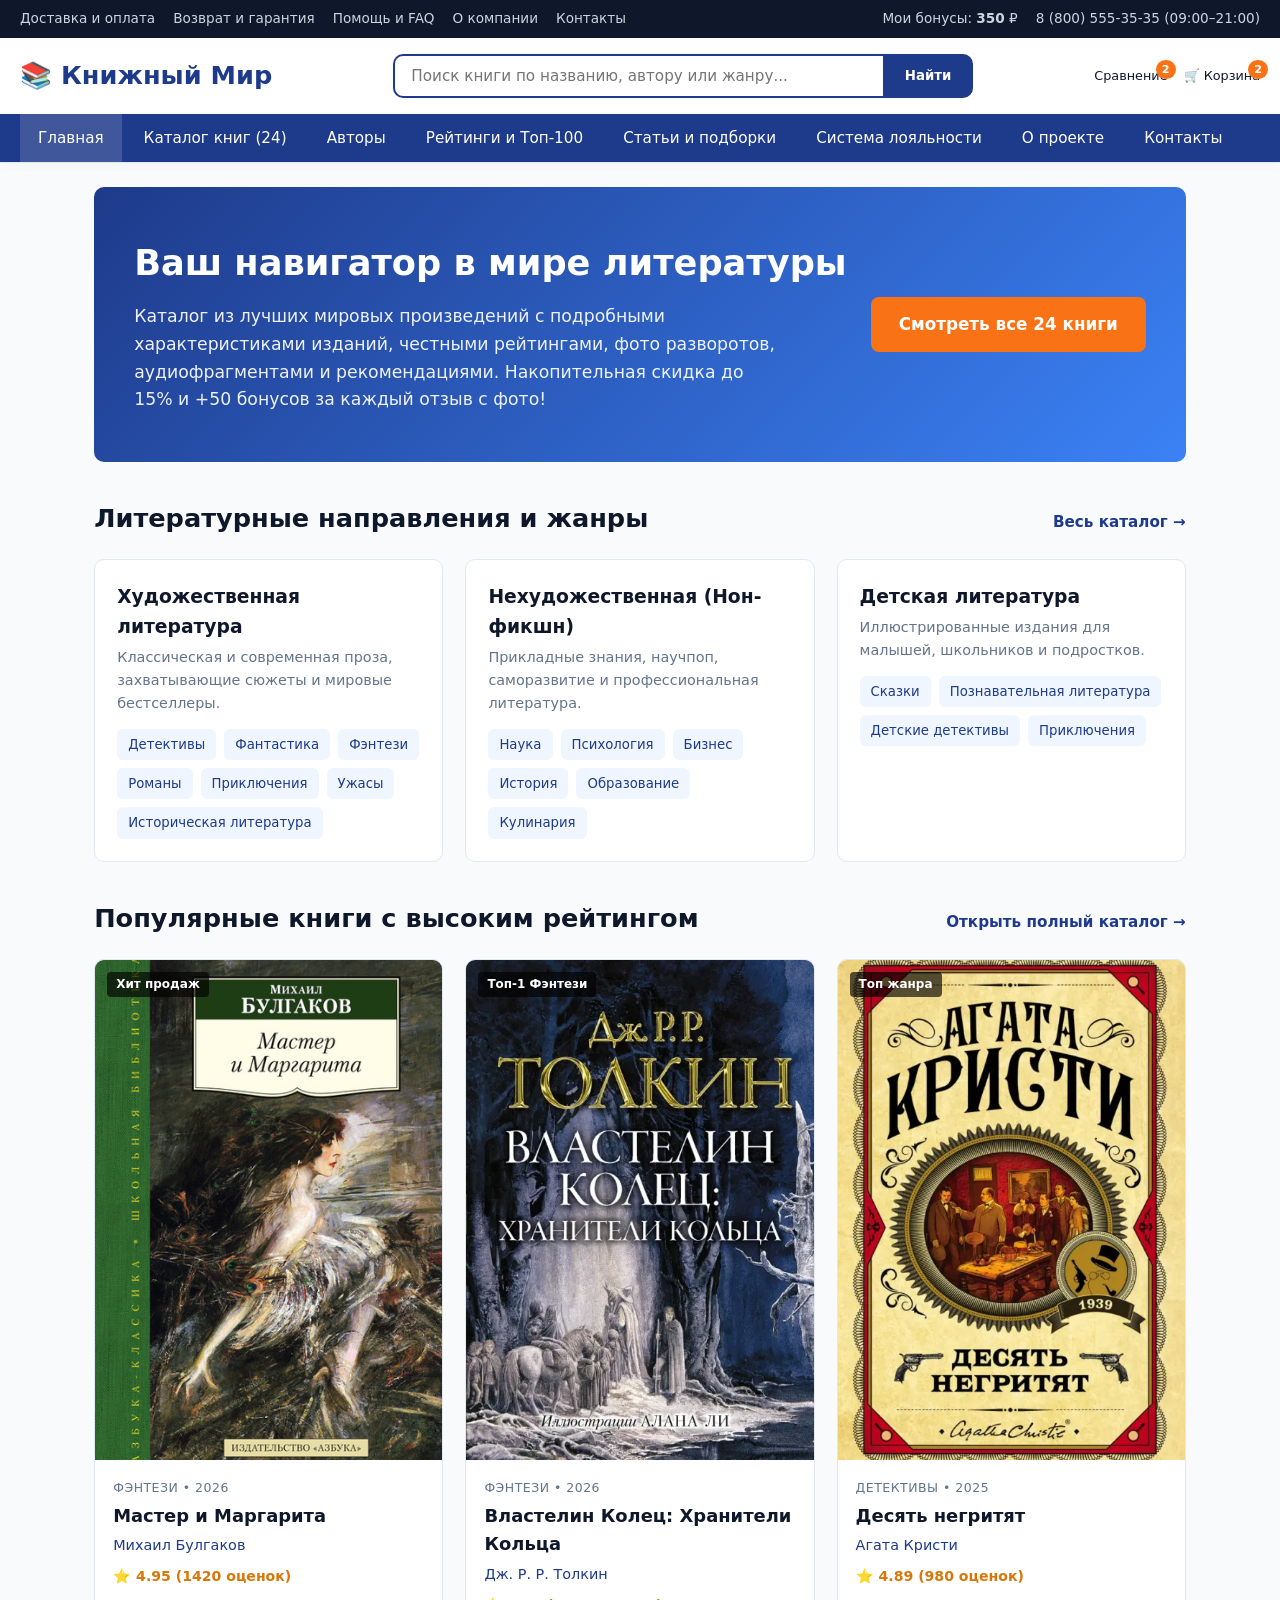
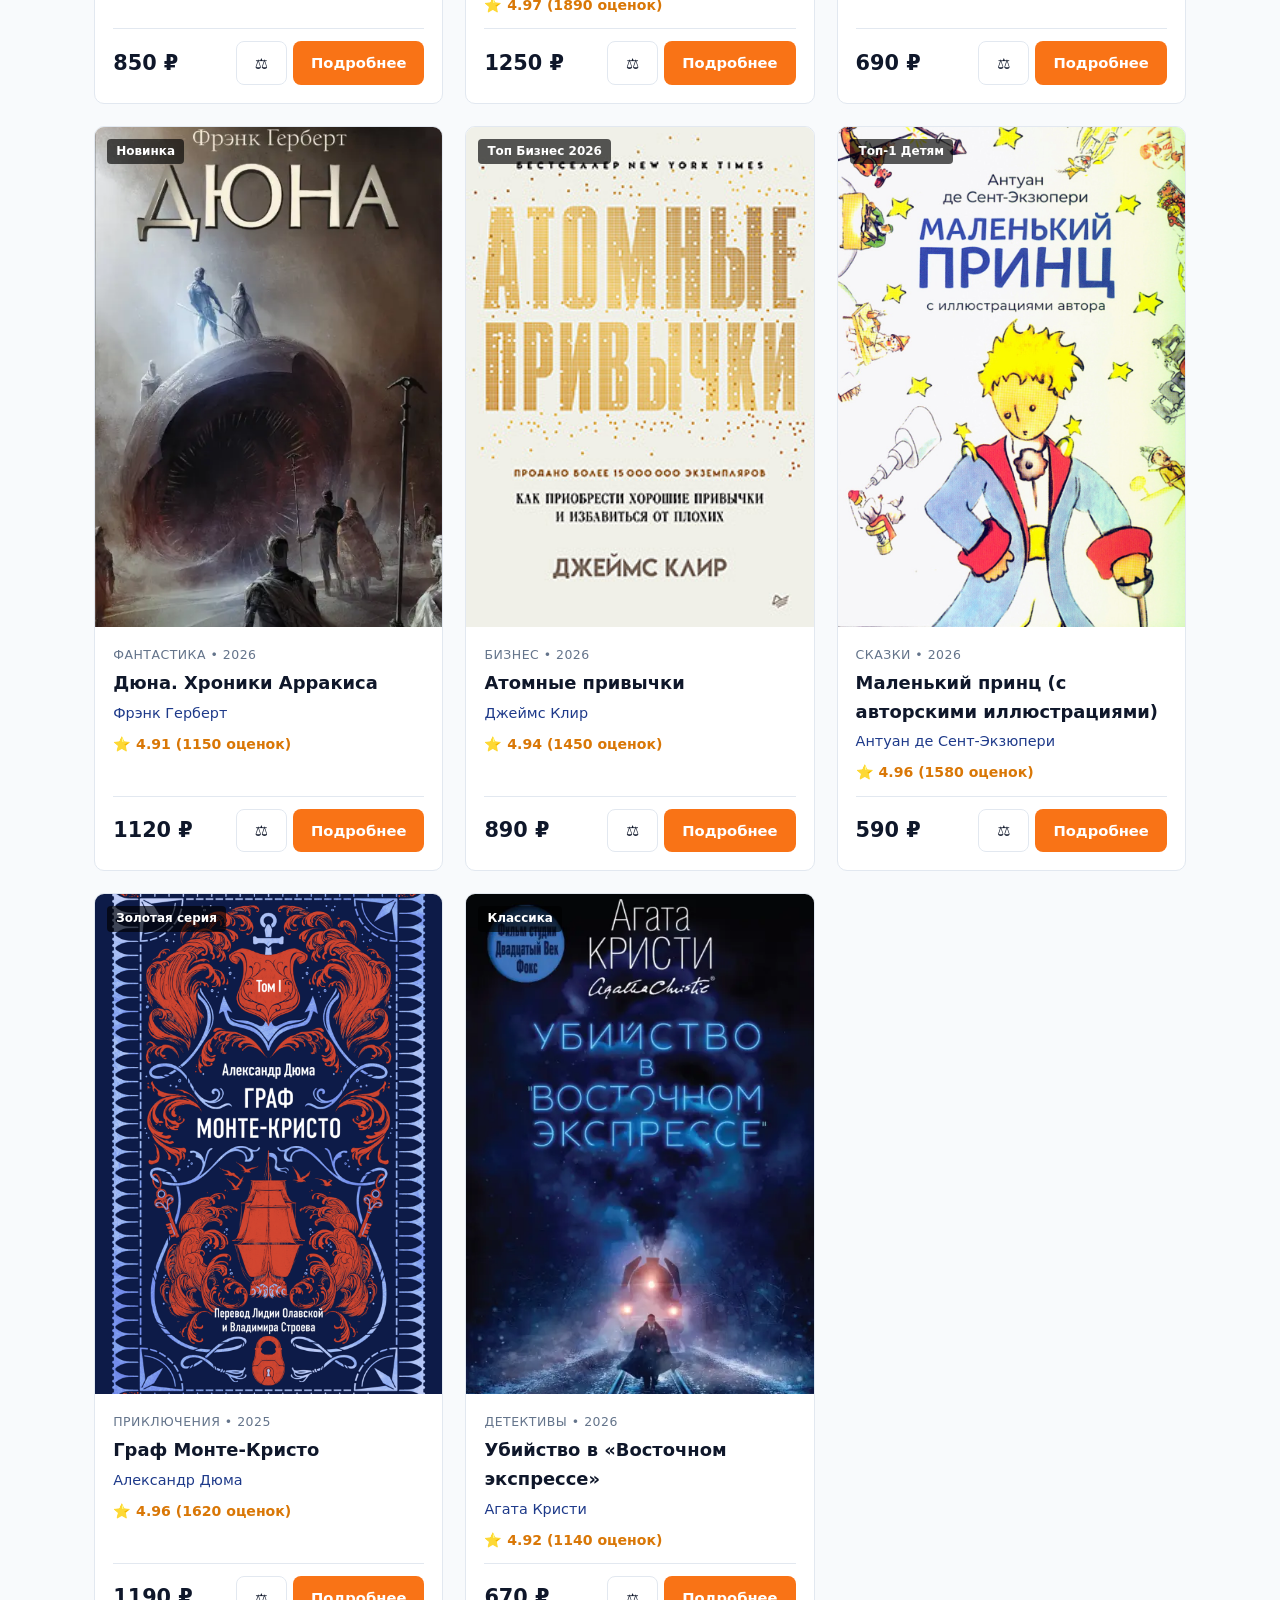
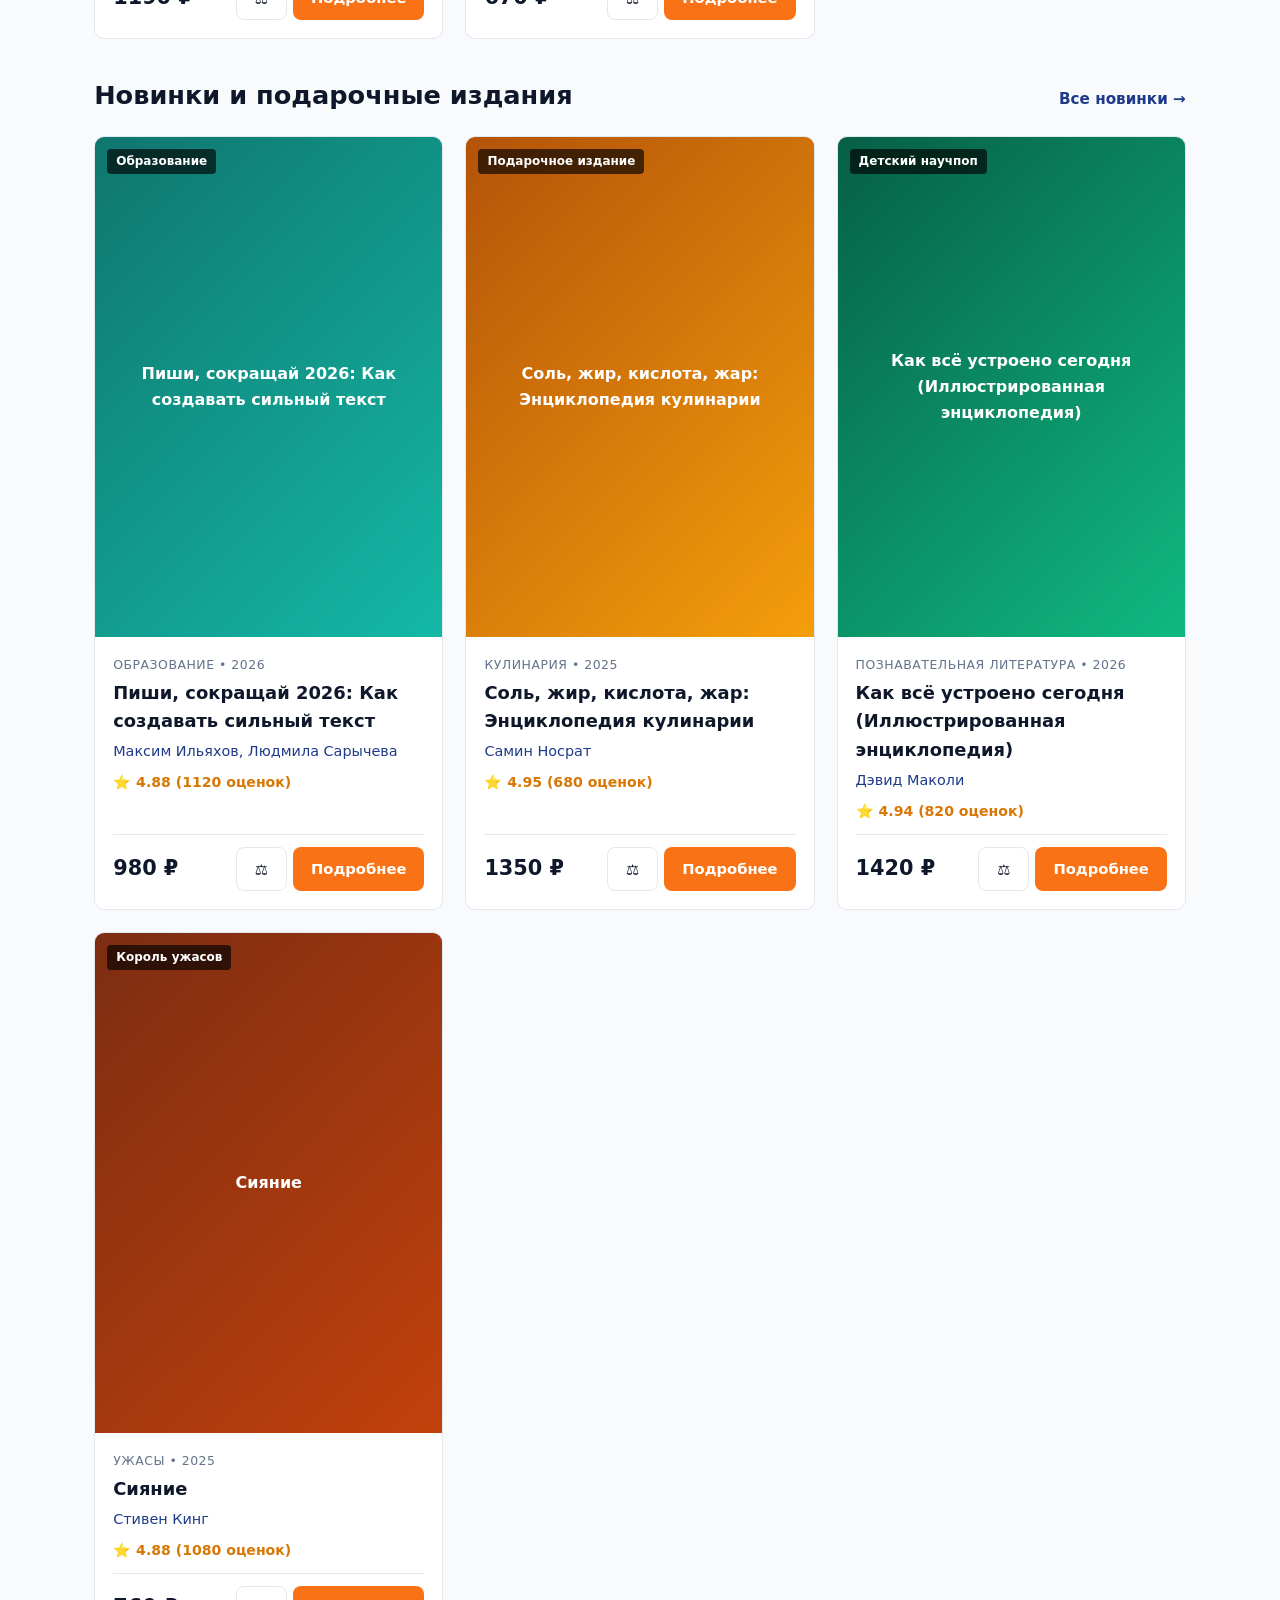
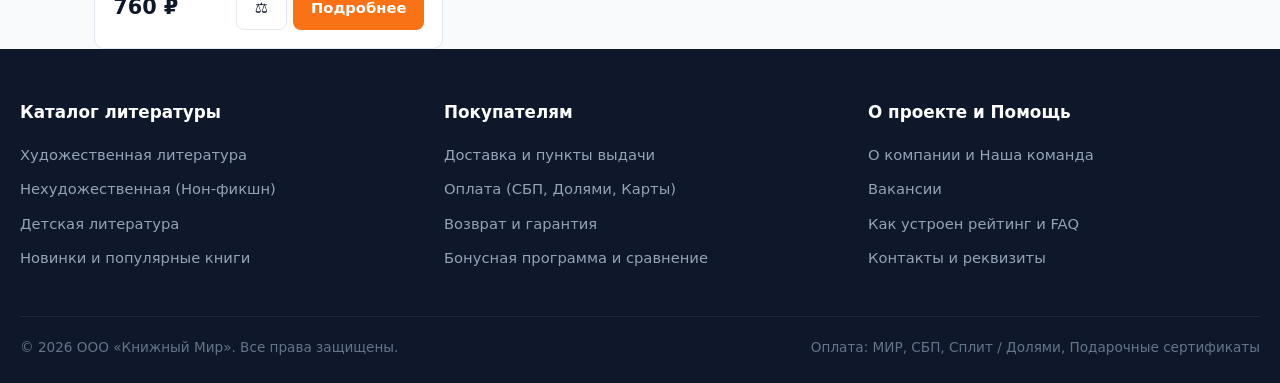
<file: index.html>
<!DOCTYPE html>
<html lang="ru">
<head>
    <meta charset="UTF-8">
	<meta name="yandex-verification" content="7a20573ecc2f7885" />
    <meta name="viewport" content="width=device-width, initial-scale=1.0">
    <title>Книжный Мир — интернет-магазин книг и литературный каталог с рейтингами</title>
    <meta name="description" content="Большой каталог художественной, нехудожественной и детской литературы. Отзывы читателей, подборки лучших книг, быстрая доставка и оплата Долями или СБП.">
    <meta name="keywords" content="книги, каталог книг, лучшие книги, книги по жанрам, художественная литература, нон фикшн, детская литература">
    <link rel="stylesheet" href="style.css">
</head>
<body>

    <div class="top-bar">
        <div class="container top-bar-inner">
            <div class="top-links">
                <a href="delivery.html">Доставка и оплата</a>
                <a href="delivery.html#returns">Возврат и гарантия</a>
                <a href="help.html">Помощь и FAQ</a>
                <a href="about.html">О компании</a>
                <a href="contacts.html">Контакты</a>
            </div>
            <div class="top-actions">
                <a href="loyalty.html">Мои бонусы: <strong class="js-bonus-count">350</strong> ₽</a>
                <span> 8 (800) 555-35-35 (09:00–21:00)</span>
            </div>
        </div>
    </div>

    <header>
        <div class="container header-main">
            <a href="index.html" class="logo">📚 Книжный Мир</a>
            <form class="search-box" action="catalog.html" method="get">
                <input type="text" name="q" placeholder="Поиск книги по названию, автору или жанру...">
                <button type="submit">Найти</button>
            </form>
            <div class="header-icons">
                <a href="loyalty.html" class="icon-btn">
                    <span>Сравнение</span>
                    <span class="badge js-compare-count">2</span>
                </a>
                <a href="delivery.html" class="icon-btn">
                    <span>🛒 Корзина</span>
                    <span class="badge js-cart-count">2</span>
                </a>
            </div>
        </div>
        <nav class="main-nav">
            <div class="container">
                <ul class="nav-list">
                    <li><a href="index.html" class="active">Главная</a></li>
                    <li><a href="catalog.html">Каталог книг (24)</a></li>
                    <li><a href="authors.html">Авторы</a></li>
                    <li><a href="ratings.html">Рейтинги и Топ-100</a></li>
                    <li><a href="articles.html">Статьи и подборки</a></li>
                    <li><a href="loyalty.html">Система лояльности</a></li>
                    <li><a href="about.html">О проекте</a></li>
                    <li><a href="contacts.html">Контакты</a></li>
                </ul>
            </div>
        </nav>
    </header>

    <main class="container">
        <section class="hero">
            <div>
                <h1>Ваш навигатор в мире литературы</h1>
                <p>Каталог из лучших мировых произведений с подробными характеристиками изданий, честными рейтингами, фото разворотов, аудиофрагментами и рекомендациями. Накопительная скидка до 15% и +50 бонусов за каждый отзыв с фото!</p>
            </div>
            <a href="catalog.html" class="btn btn-primary" style="font-size:1.05rem; padding:14px 28px;">Смотреть все 24 книги</a>
        </section>

        <div class="section-header">
            <h2>Литературные направления и жанры</h2>
            <a href="catalog.html">Весь каталог →</a>
        </div>

        <div class="grid-3">
            <div class="card">
                <h3><a href="catalog.html?cat=fiction">Художественная литература</a></h3>
                <p style="color:var(--text-muted); font-size:0.9rem; margin-top:4px;">Классическая и современная проза, захватывающие сюжеты и мировые бестселлеры.</p>
                <div class="genre-tags">
                    <a href="catalog.html?genre=Детективы" class="tag">Детективы</a>
                    <a href="catalog.html?genre=Фантастика" class="tag">Фантастика</a>
                    <a href="catalog.html?genre=Фэнтези" class="tag">Фэнтези</a>
                    <a href="catalog.html?genre=Романы" class="tag">Романы</a>
                    <a href="catalog.html?genre=Приключения" class="tag">Приключения</a>
                    <a href="catalog.html?genre=Ужасы" class="tag">Ужасы</a>
                    <a href="catalog.html?genre=Историческая литература" class="tag">Историческая литература</a>
                </div>
            </div>

            <div class="card">
                <h3><a href="catalog.html?cat=nonfiction">Нехудожественная (Нон-фикшн)</a></h3>
                <p style="color:var(--text-muted); font-size:0.9rem; margin-top:4px;">Прикладные знания, научпоп, саморазвитие и профессиональная литература.</p>
                <div class="genre-tags">
                    <a href="catalog.html?genre=Наука" class="tag">Наука</a>
                    <a href="catalog.html?genre=Психология" class="tag">Психология</a>
                    <a href="catalog.html?genre=Бизнес" class="tag">Бизнес</a>
                    <a href="catalog.html?genre=История" class="tag">История</a>
                    <a href="catalog.html?genre=Образование" class="tag">Образование</a>
                    <a href="catalog.html?genre=Кулинария" class="tag">Кулинария</a>
                </div>
            </div>

            <div class="card">
                <h3><a href="catalog.html?cat=kids">Детская литература</a></h3>
                <p style="color:var(--text-muted); font-size:0.9rem; margin-top:4px;">Иллюстрированные издания для малышей, школьников и подростков.</p>
                <div class="genre-tags">
                    <a href="catalog.html?genre=Сказки" class="tag">Сказки</a>
                    <a href="catalog.html?genre=Познавательная литература" class="tag">Познавательная литература</a>
                    <a href="catalog.html?genre=Детские детективы" class="tag">Детские детективы</a>
                    <a href="catalog.html?genre=Приключения" class="tag">Приключения</a>
                </div>
            </div>
        </div>

        <div class="section-header">
            <h2>Популярные книги с высоким рейтингом</h2>
            <a href="catalog.html">Открыть полный каталог →</a>
        </div>
        <div class="grid-4" id="home-popular-grid"></div>

        <div class="section-header">
            <h2>Новинки и подарочные издания</h2>
            <a href="catalog.html">Все новинки →</a>
        </div>
        <div class="grid-4" id="home-new-grid"></div>
    </main>

    <footer>
        <div class="container">
            <div class="footer-grid">
                <div class="footer-col">
                    <h4>Каталог литературы</h4>
                    <ul>
                        <li><a href="catalog.html?cat=fiction">Художественная литература</a></li>
                        <li><a href="catalog.html?cat=nonfiction">Нехудожественная (Нон-фикшн)</a></li>
                        <li><a href="catalog.html?cat=kids">Детская литература</a></li>
                        <li><a href="ratings.html">Новинки и популярные книги</a></li>
                    </ul>
                </div>
                <div class="footer-col">
                    <h4>Покупателям</h4>
                    <ul>
                        <li><a href="delivery.html">Доставка и пункты выдачи</a></li>
                        <li><a href="delivery.html#payment">Оплата (СБП, Долями, Карты)</a></li>
                        <li><a href="delivery.html#returns">Возврат и гарантия</a></li>
                        <li><a href="loyalty.html">Бонусная программа и сравнение</a></li>
                    </ul>
                </div>
                <div class="footer-col">
                    <h4>О проекте и Помощь</h4>
                    <ul>
                        <li><a href="about.html">О компании и Наша команда</a></li>
                        <li><a href="about.html#vacancies">Вакансии</a></li>
                        <li><a href="help.html">Как устроен рейтинг и FAQ</a></li>
                        <li><a href="contacts.html">Контакты и реквизиты</a></li>
                    </ul>
                </div>
            </div>
            <div class="footer-bottom">
                <span>© 2026 ООО «Книжный Мир». Все права защищены.</span>
                <span>Оплата: МИР, СБП, Сплит / Долями, Подарочные сертификаты</span>
            </div>
        </div>
    </footer>

    <script src="script.js"></script>
</body>
</html>
</file>
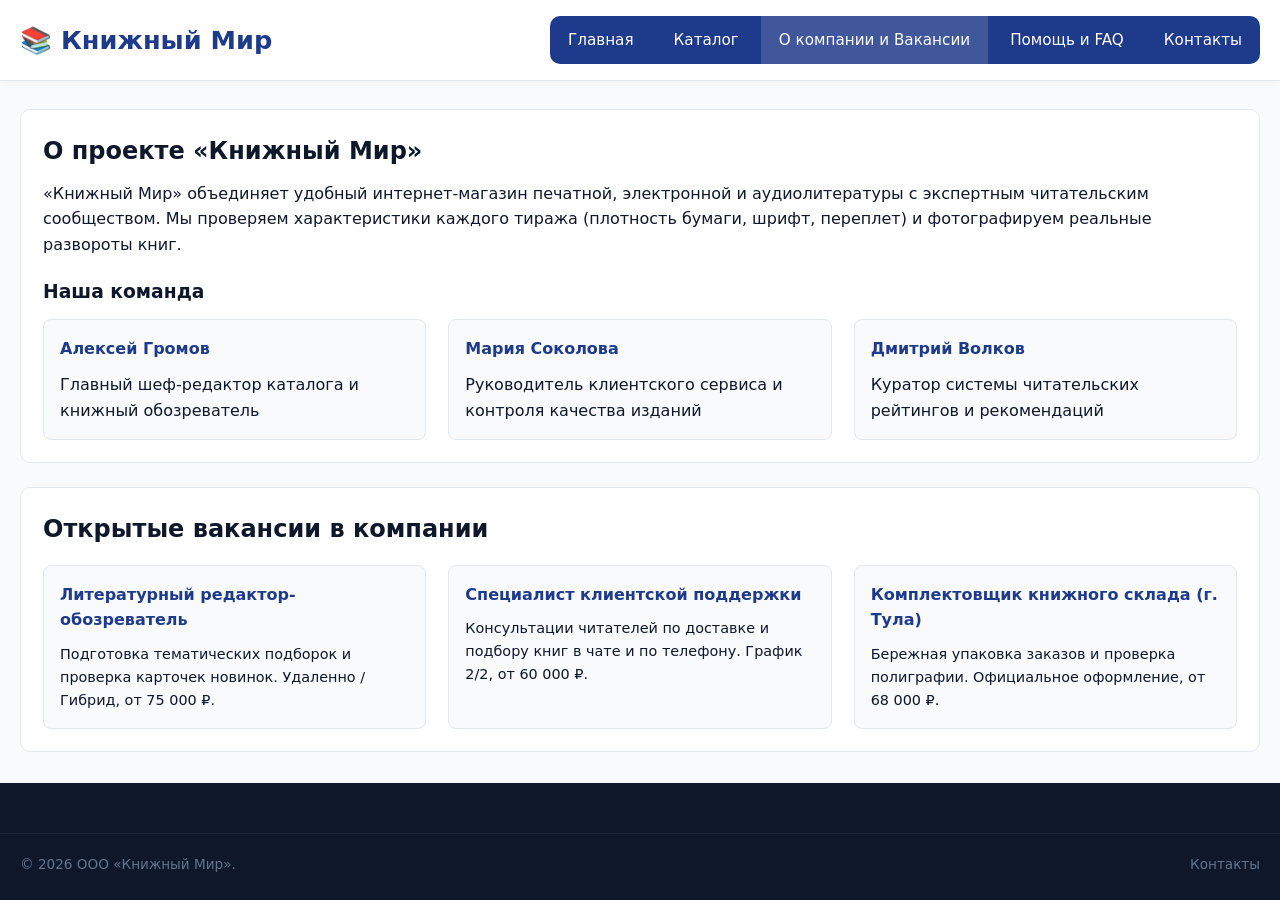
<file: about.html>
<!DOCTYPE html>
<html lang="ru">
<head>
    <meta charset="UTF-8">
    <meta name="viewport" content="width=device-width, initial-scale=1.0">
    <title>О компании, Наша команда и Вакансии | Книжный Мир</title>
    <meta name="description" content="Информация о книжном проекте Книжный Мир, редакционной команде, принципах работы и открытых вакансиях.">
    <link rel="stylesheet" href="style.css">
</head>
<body>
    <header>
        <div class="container header-main">
            <a href="index.html" class="logo">📚 Книжный Мир</a>
            <nav class="main-nav" style="border-radius:var(--radius);">
                <ul class="nav-list">
                    <li><a href="index.html">Главная</a></li>
                    <li><a href="catalog.html">Каталог</a></li>
                    <li><a href="about.html" class="active">О компании и Вакансии</a></li>
                    <li><a href="help.html">Помощь и FAQ</a></li>
                    <li><a href="contacts.html">Контакты</a></li>
                </ul>
            </nav>
        </div>
    </header>

    <main class="container" style="margin-top:28px;">
        <section class="card" style="margin-bottom:24px;">
            <h1>О проекте «Книжный Мир»</h1>
            <p style="margin-top:10px;">«Книжный Мир» объединяет удобный интернет-магазин печатной, электронной и аудиолитературы с экспертным читательским сообществом. Мы проверяем характеристики каждого тиража (плотность бумаги, шрифт, переплет) и фотографируем реальные развороты книг.</p>
            <h3 style="margin-top:20px;">Наша команда</h3>
            <div class="grid-3" style="margin-top:12px;">
                <div class="widget-box"><h4>Алексей Громов</h4><p>Главный шеф-редактор каталога и книжный обозреватель</p></div>
                <div class="widget-box"><h4>Мария Соколова</h4><p>Руководитель клиентского сервиса и контроля качества изданий</p></div>
                <div class="widget-box"><h4>Дмитрий Волков</h4><p>Куратор системы читательских рейтингов и рекомендаций</p></div>
            </div>
        </section>

        <section id="vacancies" class="card">
            <h2>Открытые вакансии в компании</h2>
            <div class="grid-3" style="margin-top:16px;">
                <div class="widget-box">
                    <h4>Литературный редактор-обозреватель</h4>
                    <p style="font-size:0.9rem;">Подготовка тематических подборок и проверка карточек новинок. Удаленно / Гибрид, от 75 000 ₽.</p>
                </div>
                <div class="widget-box">
                    <h4>Специалист клиентской поддержки</h4>
                    <p style="font-size:0.9rem;">Консультации читателей по доставке и подбору книг в чате и по телефону. График 2/2, от 60 000 ₽.</p>
                </div>
                <div class="widget-box">
                    <h4>Комплектовщик книжного склада (г. Тула)</h4>
                    <p style="font-size:0.9rem;">Бережная упаковка заказов и проверка полиграфии. Официальное оформление, от 68 000 ₽.</p>
                </div>
            </div>
        </section>
    </main>

    <footer><div class="container footer-bottom"><span>© 2026 ООО «Книжный Мир».</span><a href="contacts.html">Контакты</a></div></footer>
</body>
</html>
</file>
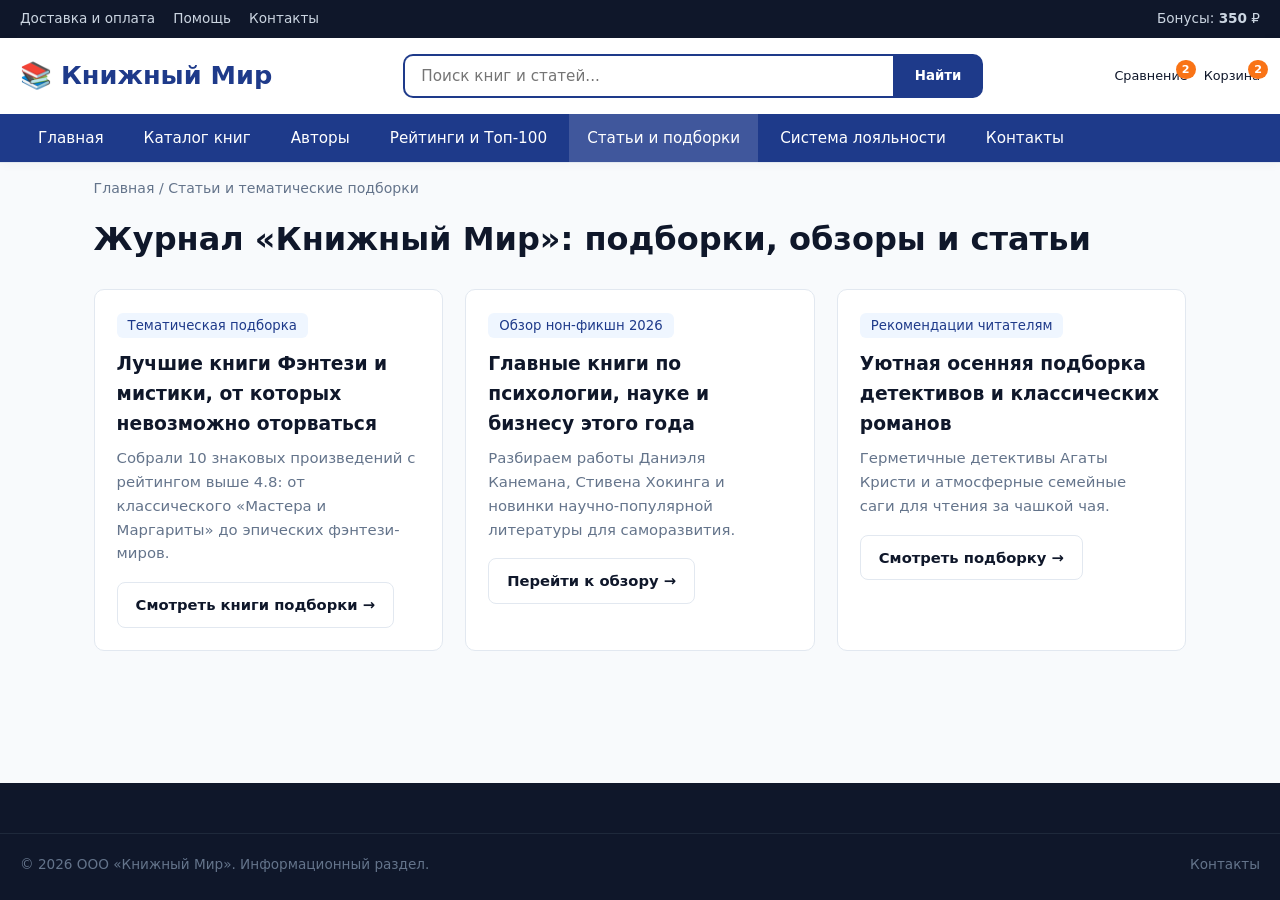
<file: articles.html>
<!DOCTYPE html>
<html lang="ru">
<head>
    <meta charset="UTF-8">
    <meta name="viewport" content="width=device-width, initial-scale=1.0">
    <title>Статьи о литературе, обзоры книг и тематические подборки | Книжный Мир</title>
    <meta name="description" content="Литературные подборки, обзоры новинок, рекомендации читателям и статьи о книгах и авторах.">
    <link rel="stylesheet" href="style.css">
</head>
<body>

    <div class="top-bar">
        <div class="container top-bar-inner">
            <div class="top-links">
                <a href="delivery.html">Доставка и оплата</a>
                <a href="help.html">Помощь</a>
                <a href="contacts.html">Контакты</a>
            </div>
            <div class="top-actions">
                <a href="loyalty.html">Бонусы: <strong class="js-bonus-count">350</strong> ₽</a>
            </div>
        </div>
    </div>

    <header>
        <div class="container header-main">
            <a href="index.html" class="logo">📚 Книжный Мир</a>
            <form class="search-box" action="catalog.html">
                <input type="text" placeholder="Поиск книг и статей...">
                <button type="submit">Найти</button>
            </form>
            <div class="header-icons">
                <a href="loyalty.html" class="icon-btn"><span>Сравнение</span><span class="badge js-compare-count">2</span></a>
                <a href="delivery.html" class="icon-btn"><span>Корзина</span><span class="badge js-cart-count">2</span></a>
            </div>
        </div>
        <nav class="main-nav">
            <div class="container">
                <ul class="nav-list">
                    <li><a href="index.html">Главная</a></li>
                    <li><a href="catalog.html">Каталог книг</a></li>
                    <li><a href="authors.html">Авторы</a></li>
                    <li><a href="ratings.html">Рейтинги и Топ-100</a></li>
                    <li><a href="articles.html" class="active">Статьи и подборки</a></li>
                    <li><a href="loyalty.html">Система лояльности</a></li>
                    <li><a href="contacts.html">Контакты</a></li>
                </ul>
            </div>
        </nav>
    </header>

    <main class="container">
        <div class="breadcrumbs"><a href="index.html">Главная</a> / <span>Статьи и тематические подборки</span></div>

        <h1>Журнал «Книжный Мир»: подборки, обзоры и статьи</h1>

        <div class="grid-3" style="margin-top:24px;">
            <article class="card">
                <span class="tag">Тематическая подборка</span>
                <h3 style="margin:12px 0 8px;">Лучшие книги Фэнтези и мистики, от которых невозможно оторваться</h3>
                <p style="color:var(--text-muted); font-size:0.93rem;">Собрали 10 знаковых произведений с рейтингом выше 4.8: от классического «Мастера и Маргариты» до эпических фэнтези-миров.</p>
                <a href="catalog.html" class="btn btn-outline" style="margin-top:16px;">Смотреть книги подборки →</a>
            </article>

            <article class="card">
                <span class="tag">Обзор нон-фикшн 2026</span>
                <h3 style="margin:12px 0 8px;">Главные книги по психологии, науке и бизнесу этого года</h3>
                <p style="color:var(--text-muted); font-size:0.93rem;">Разбираем работы Даниэля Канемана, Стивена Хокинга и новинки научно-популярной литературы для саморазвития.</p>
                <a href="catalog.html" class="btn btn-outline" style="margin-top:16px;">Перейти к обзору →</a>
            </article>

            <article class="card">
                <span class="tag">Рекомендации читателям</span>
                <h3 style="margin:12px 0 8px;">Уютная осенняя подборка детективов и классических романов</h3>
                <p style="color:var(--text-muted); font-size:0.93rem;">Герметичные детективы Агаты Кристи и атмосферные семейные саги для чтения за чашкой чая.</p>
                <a href="catalog.html" class="btn btn-outline" style="margin-top:16px;">Смотреть подборку →</a>
            </article>
        </div>
    </main>

    <footer>
        <div class="container footer-bottom">
            <span>© 2026 ООО «Книжный Мир». Информационный раздел.</span>
            <a href="contacts.html">Контакты</a>
        </div>
    </footer>

    <script src="script.js"></script>
</body>
</html>
</file>
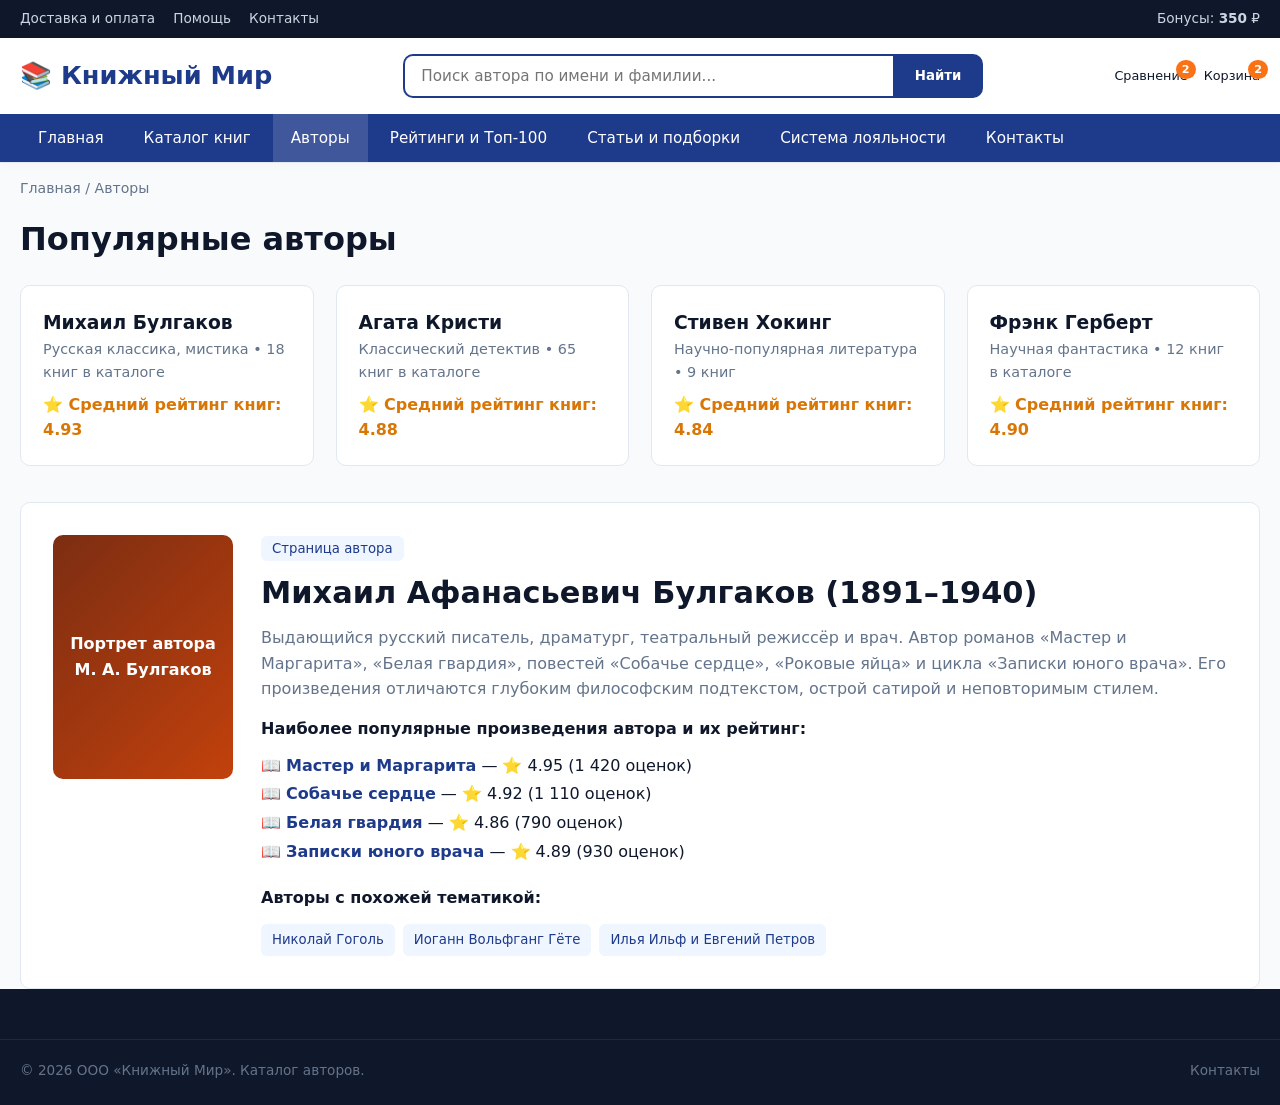
<file: authors.html>
<!DOCTYPE html>
<html lang="ru">
<head>
    <meta charset="UTF-8">
    <meta name="viewport" content="width=device-width, initial-scale=1.0">
    <title>Авторы книг — биографии, популярные писатели и библиографии | Книжный Мир</title>
    <meta name="description" content="Полный список авторов, поиск писателей по имени, биографии, перечень лучших произведений и авторы с похожей тематикой.">
    <link rel="stylesheet" href="style.css">
</head>
<body>

    <div class="top-bar">
        <div class="container top-bar-inner">
            <div class="top-links">
                <a href="delivery.html">Доставка и оплата</a>
                <a href="help.html">Помощь</a>
                <a href="contacts.html">Контакты</a>
            </div>
            <div class="top-actions">
                <a href="loyalty.html">Бонусы: <strong class="js-bonus-count">350</strong> ₽</a>
            </div>
        </div>
    </div>

    <header>
        <div class="container header-main">
            <a href="index.html" class="logo">📚 Книжный Мир</a>
            <form class="search-box" action="catalog.html">
                <input type="text" placeholder="Поиск автора по имени и фамилии...">
                <button type="submit">Найти</button>
            </form>
            <div class="header-icons">
                <a href="loyalty.html" class="icon-btn"><span>Сравнение</span><span class="badge js-compare-count">2</span></a>
                <a href="delivery.html" class="icon-btn"><span> Корзина</span><span class="badge js-cart-count">2</span></a>
            </div>
        </div>
        <nav class="main-nav">
            <div class="container">
                <ul class="nav-list">
                    <li><a href="index.html">Главная</a></li>
                    <li><a href="catalog.html">Каталог книг</a></li>
                    <li><a href="authors.html" class="active">Авторы</a></li>
                    <li><a href="ratings.html">Рейтинги и Топ-100</a></li>
                    <li><a href="articles.html">Статьи и подборки</a></li>
                    <li><a href="loyalty.html">Система лояльности</a></li>
                    <li><a href="contacts.html">Контакты</a></li>
                </ul>
            </div>
        </nav>
    </header>

    <main class="container">
        <div class="breadcrumbs"><a href="index.html">Главная</a> / <span>Авторы</span></div>

        <h1>Популярные авторы</h1>
        <div class="grid-4" style="margin-top:20px;">
            <a href="#bulgakov" class="card">
                <h3>Михаил Булгаков</h3>
                <p style="color:var(--text-muted); font-size:0.9rem;">Русская классика, мистика • 18 книг в каталоге</p>
                <div style="margin-top:8px; color:#d97706; font-weight:700;">⭐ Средний рейтинг книг: 4.93</div>
            </a>
            <a href="#christie" class="card">
                <h3>Агата Кристи</h3>
                <p style="color:var(--text-muted); font-size:0.9rem;">Классический детектив • 65 книг в каталоге</p>
                <div style="margin-top:8px; color:#d97706; font-weight:700;">⭐ Средний рейтинг книг: 4.88</div>
            </a>
            <a href="#hawking" class="card">
                <h3>Стивен Хокинг</h3>
                <p style="color:var(--text-muted); font-size:0.9rem;">Научно-популярная литература • 9 книг</p>
                <div style="margin-top:8px; color:#d97706; font-weight:700;">⭐ Средний рейтинг книг: 4.84</div>
            </a>
            <a href="#herbert" class="card">
                <h3>Фрэнк Герберт</h3>
                <p style="color:var(--text-muted); font-size:0.9rem;">Научная фантастика • 12 книг в каталоге</p>
                <div style="margin-top:8px; color:#d97706; font-weight:700;">⭐ Средний рейтинг книг: 4.90</div>
            </a>
        </div>

        <section id="bulgakov" class="card" style="margin-top:36px; padding:32px;">
            <div style="display:grid; grid-template-columns: 180px 1fr; gap:28px; align-items:start;">
                <div class="cover-1" style="height:220px; border-radius:var(--radius); display:flex; align-items:center; justify-content:center; color:#fff; font-weight:700; text-align:center; padding:12px;">
                    Портрет автора<br>М. А. Булгаков
                </div>
                <div>
                    <span class="tag">Страница автора</span>
                    <h2 style="font-size:1.9rem; margin:8px 0;">Михаил Афанасьевич Булгаков (1891–1940)</h2>
                    <p style="color:var(--text-muted); margin-bottom:14px;">
                        Выдающийся русский писатель, драматург, театральный режиссёр и врач. Автор романов «Мастер и Маргарита», «Белая гвардия», повестей «Собачье сердце», «Роковые яйца» и цикла «Записки юного врача». Его произведения отличаются глубоким философским подтекстом, острой сатирой и неповторимым стилем.
                    </p>
                    <h4>Наиболее популярные произведения автора и их рейтинг:</h4>
                    <ul style="margin:10px 0 18px; line-height:1.8;">
                        <li>📖 <a href="book.html" style="color:var(--primary); font-weight:600;">Мастер и Маргарита</a> — ⭐ 4.95 (1 420 оценок)</li>
                        <li>📖 <a href="book.html" style="color:var(--primary); font-weight:600;">Собачье сердце</a> — ⭐ 4.92 (1 110 оценок)</li>
                        <li>📖 <a href="book.html" style="color:var(--primary); font-weight:600;">Белая гвардия</a> — ⭐ 4.86 (790 оценок)</li>
                        <li>📖 <a href="book.html" style="color:var(--primary); font-weight:600;">Записки юного врача</a> — ⭐ 4.89 (930 оценок)</li>
                    </ul>
                    <div>
                        <strong>Авторы с похожей тематикой:</strong>
                        <div class="genre-tags">
                            <a href="authors.html" class="tag">Николай Гоголь</a>
                            <a href="authors.html" class="tag">Иоганн Вольфганг Гёте</a>
                            <a href="authors.html" class="tag">Илья Ильф и Евгений Петров</a>
                        </div>
                    </div>
                </div>
            </div>
        </section>
    </main>

    <footer>
        <div class="container footer-bottom">
            <span>© 2026 ООО «Книжный Мир». Каталог авторов.</span>
            <a href="contacts.html">Контакты</a>
        </div>
    </footer>

    <script src="script.js"></script>
</body>
</html>
</file>
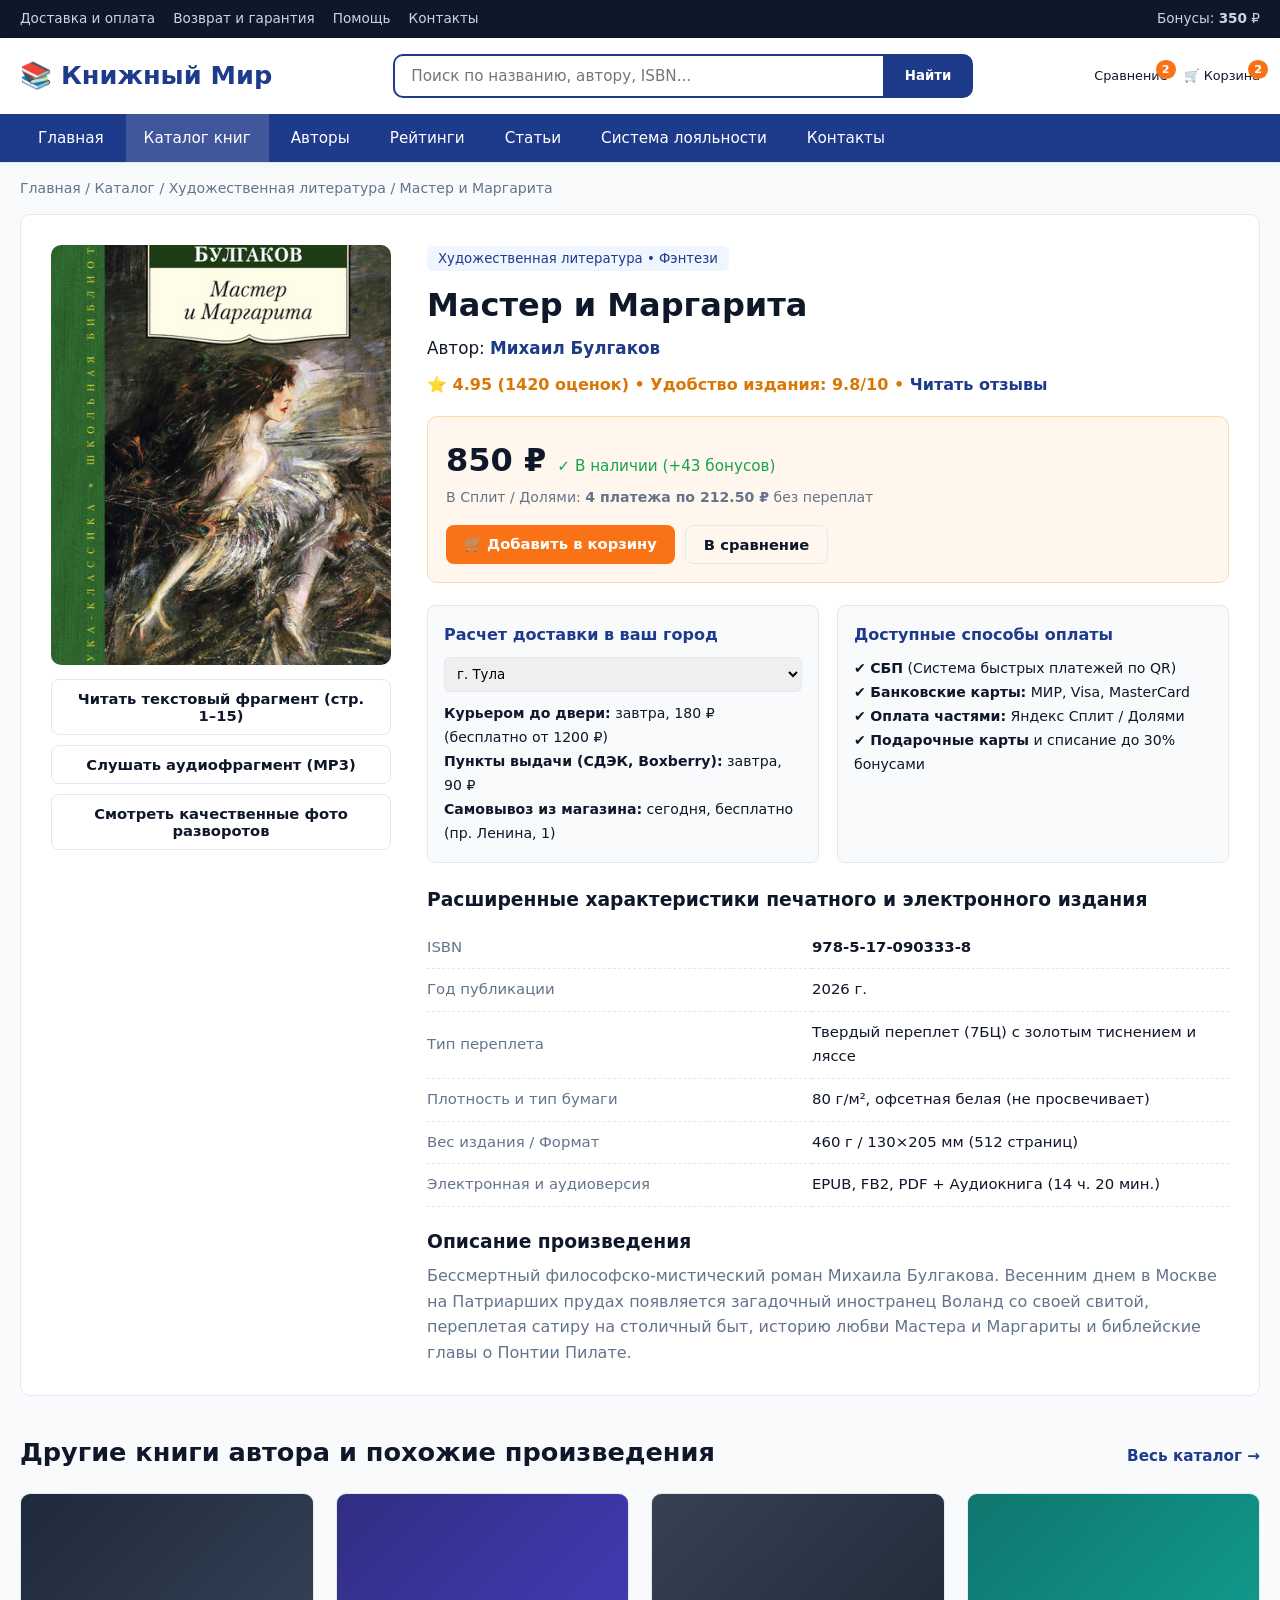
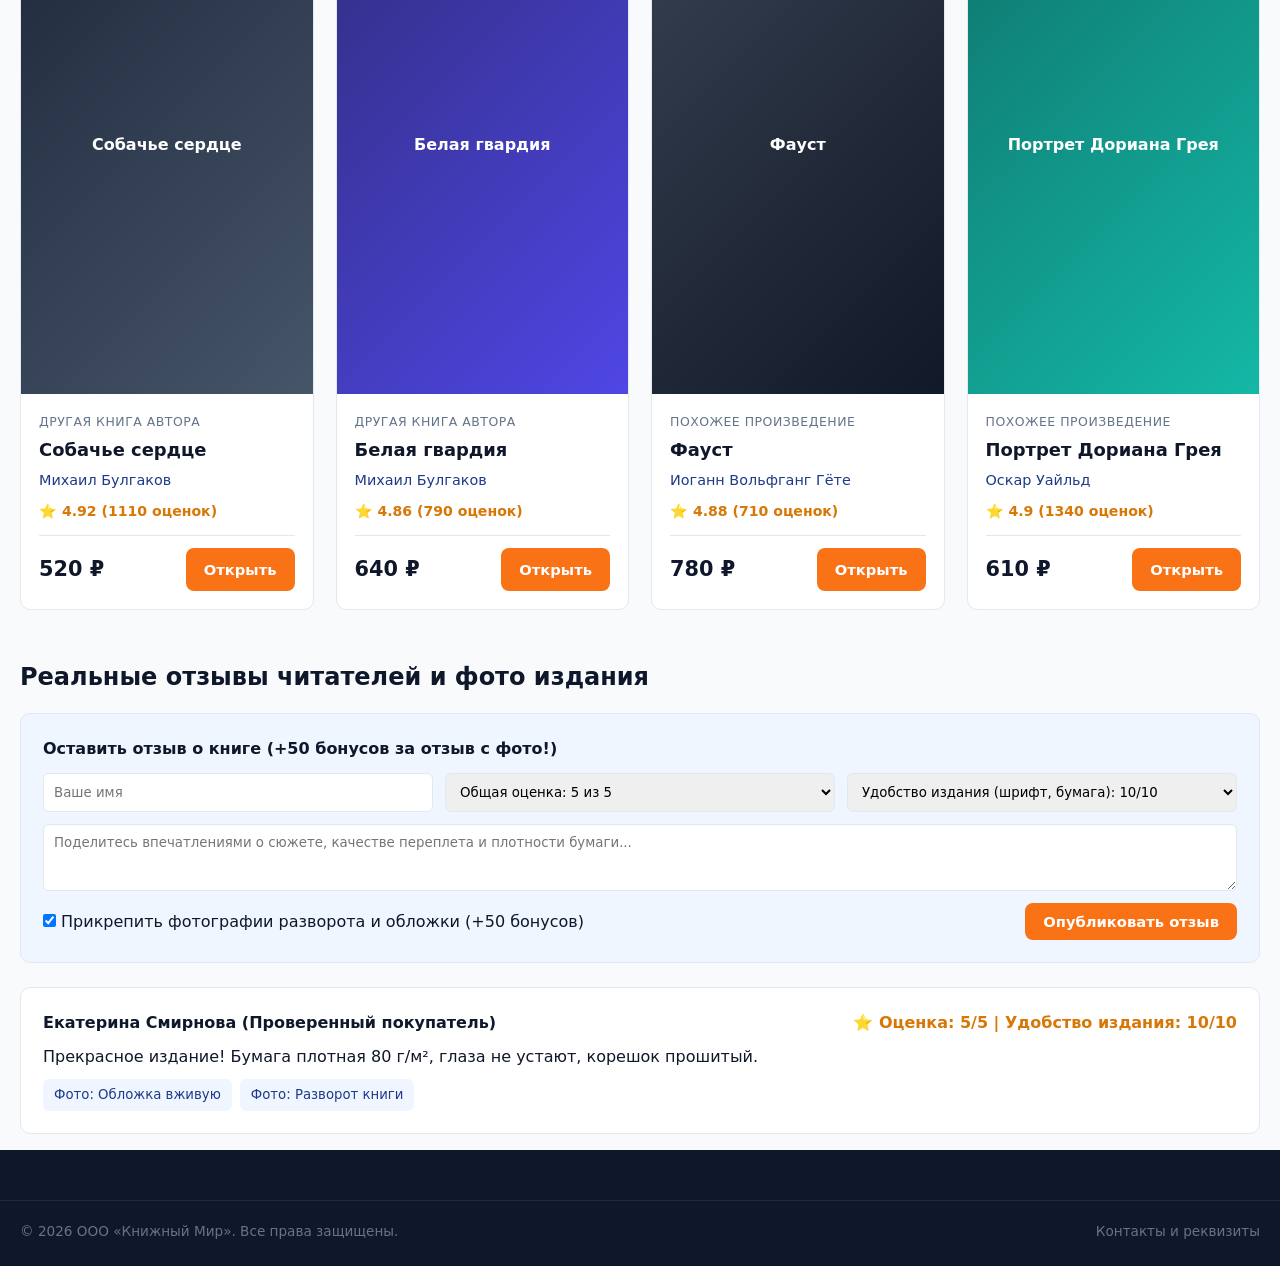
<file: book.html>
<!DOCTYPE html>
<html lang="ru">
<head>
    <meta charset="UTF-8">
    <meta name="viewport" content="width=device-width, initial-scale=1.0">
    <title>Карточка книги — характеристики, отзывы, доставка | Книжный Мир</title>
    <meta name="description" content="Подробная информация о книге: ISBN, тип переплета, плотность бумаги, ознакомительный фрагмент, аудиоверсия и отзывы читателей.">
    <link rel="stylesheet" href="style.css">
</head>
<body>

    <div class="top-bar">
        <div class="container top-bar-inner">
            <div class="top-links">
                <a href="delivery.html">Доставка и оплата</a>
                <a href="delivery.html#returns">Возврат и гарантия</a>
                <a href="help.html">Помощь</a>
                <a href="contacts.html">Контакты</a>
            </div>
            <div class="top-actions">
                <a href="loyalty.html">Бонусы: <strong class="js-bonus-count">350</strong> ₽</a>
            </div>
        </div>
    </div>

    <header>
        <div class="container header-main">
            <a href="index.html" class="logo">📚 Книжный Мир</a>
            <form class="search-box" action="catalog.html">
                <input type="text" placeholder="Поиск по названию, автору, ISBN...">
                <button type="submit">Найти</button>
            </form>
            <div class="header-icons">
                <a href="loyalty.html" class="icon-btn"><span>Сравнение</span><span class="badge js-compare-count">2</span></a>
                <a href="delivery.html" class="icon-btn"><span>🛒 Корзина</span><span class="badge js-cart-count">2</span></a>
            </div>
        </div>
        <nav class="main-nav">
            <div class="container">
                <ul class="nav-list">
                    <li><a href="index.html">Главная</a></li>
                    <li><a href="catalog.html" class="active">Каталог книг</a></li>
                    <li><a href="authors.html">Авторы</a></li>
                    <li><a href="ratings.html">Рейтинги</a></li>
                    <li><a href="articles.html">Статьи</a></li>
                    <li><a href="loyalty.html">Система лояльности</a></li>
                    <li><a href="contacts.html">Контакты</a></li>
                </ul>
            </div>
        </nav>
    </header>

    <main class="container">
        <div class="breadcrumbs">
            <a href="index.html">Главная</a> / <a href="catalog.html">Каталог</a> / <a href="catalog.html" id="js-bread-cat">Художественная литература</a> / <span id="js-bread-title">Книга</span>
        </div>

        <div class="product-grid">
            <div>
                <div id="js-book-cover" class="book-cover cover-1" style="height:380px; border-radius:var(--radius); font-size:1.5rem;">
                    Загрузка...
                </div>
                <div style="display:flex; flex-direction:column; gap:10px; margin-top:14px;">
                    <button class="btn btn-outline" onclick="openModal('modal-fragment')">Читать текстовый фрагмент (стр. 1–15)</button>
                    <button class="btn btn-outline" onclick="openModal('modal-audio')">Слушать аудиофрагмент (MP3)</button>
                    <button class="btn btn-outline" onclick="openModal('modal-spreads')">Смотреть качественные фото разворотов</button>
                </div>
            </div>

            <div>
                <span class="tag" id="js-book-genre">Жанр</span>
                <h1 id="js-book-title" style="font-size:2rem; margin:10px 0 4px;">Название книги</h1>
                <p style="font-size:1.05rem;">Автор: <a href="authors.html" id="js-book-author" style="color:var(--primary); font-weight:600;">Автор</a></p>
                <div id="js-book-rating" style="margin:10px 0; color:#d97706; font-weight:700;"></div>

                <div style="background:#fff7ed; border:1px solid #fed7aa; padding:18px; border-radius:var(--radius); display:flex; justify-content:space-between; align-items:center; flex-wrap:wrap; gap:16px; margin:18px 0;">
                    <div>
                        <div id="js-book-price" style="font-size:2rem; font-weight:800; color:var(--text);"></div>
                        <div id="js-book-split" style="font-size:0.88rem; color:var(--text-muted);"></div>
                    </div>
                    <div style="display:flex; gap:10px;">
                        <button class="btn btn-primary" id="js-btn-cart">🛒 Добавить в корзину</button>
                        <button class="btn btn-outline" id="js-btn-compare">В сравнение</button>
                    </div>
                </div>

                <div class="product-widgets">
                    <div class="widget-box">
                        <h4>Расчет доставки в ваш город</h4>
                        <select id="delivery-city" onchange="calculateDelivery(this.value)" style="width:100%; padding:8px; margin-bottom:10px; border-radius:6px; border:1px solid var(--border);">
                            <option value="Тула">г. Тула</option>
                            <option value="Москва">г. Москва</option>
                            <option value="Санкт-Петербург">г. Санкт-Петербург</option>
                            <option value="Уфа">г. Уфа</option>
                            <option value="Екатеринбург">г. Екатеринбург</option>
                        </select>
                        <ul id="delivery-result" style="font-size:0.88rem; line-height:1.7;"></ul>
                    </div>

                    <div class="widget-box">
                        <h4>Доступные способы оплаты</h4>
                        <ul style="font-size:0.88rem; line-height:1.7;">
                            <li>✔️ <strong>СБП</strong> (Система быстрых платежей по QR)</li>
                            <li>✔️ <strong>Банковские карты:</strong> МИР, Visa, MasterCard</li>
                            <li>✔️ <strong>Оплата частями:</strong> Яндекс Сплит / Долями</li>
                            <li>✔️ <strong>Подарочные карты</strong> и списание до 30% бонусами</li>
                        </ul>
                    </div>
                </div>

                <h3>Расширенные характеристики печатного и электронного издания</h3>
                <table class="specs-table">
                    <tr><td>ISBN</td><td><strong id="js-spec-isbn"></strong></td></tr>
                    <tr><td>Год публикации</td><td id="js-spec-year"></td></tr>
                    <tr><td>Тип переплета</td><td id="js-spec-binding"></td></tr>
                    <tr><td>Плотность и тип бумаги</td><td id="js-spec-paper"></td></tr>
                    <tr><td>Вес издания / Формат</td><td id="js-spec-weight"></td></tr>
                    <tr><td>Электронная и аудиоверсия</td><td id="js-spec-digital"></td></tr>
                </table>

                <h3 style="margin-top:20px;">Описание произведения</h3>
                <p id="js-book-desc" style="color:var(--text-muted); margin-top:6px;"></p>
            </div>
        </div>

        <div class="section-header">
            <h2>Другие книги автора и похожие произведения</h2>
            <a href="catalog.html">Весь каталог →</a>
        </div>
        <div class="grid-4" id="js-related-books"></div>

        <section id="reviews" style="margin-top:48px;">
            <h2>Реальные отзывы читателей и фото издания</h2>
            <div class="card" style="background:#eff6ff; margin:16px 0 24px;">
                <form onsubmit="submitBookReview(event)" style="display:grid; gap:12px;">
                    <h4>Оставить отзыв о книге (+50 бонусов за отзыв с фото!)</h4>
                    <div style="display:grid; grid-template-columns: repeat(auto-fit, minmax(200px, 1fr)); gap:12px;">
                        <input type="text" id="rev-name" required placeholder="Ваше имя" style="padding:10px; border-radius:6px; border:1px solid var(--border);">
                        <select id="rev-score" style="padding:10px; border-radius:6px; border:1px solid var(--border);">
                            <option value="5">Общая оценка: 5 из 5</option>
                            <option value="4">Общая оценка: 4 из 5</option>
                        </select>
                        <select id="rev-convenience" style="padding:10px; border-radius:6px; border:1px solid var(--border);">
                            <option value="10">Удобство издания (шрифт, бумага): 10/10</option>
                            <option value="9">Удобство издания: 9/10</option>
                            <option value="8">Удобство издания: 8/10</option>
                        </select>
                    </div>
                    <textarea id="rev-text" required rows="3" placeholder="Поделитесь впечатлениями о сюжете, качестве переплета и плотности бумаги..." style="padding:10px; border-radius:6px; border:1px solid var(--border);"></textarea>
                    <div style="display:flex; justify-content:space-between; align-items:center; flex-wrap:wrap; gap:10px;">
                        <label style="cursor:pointer;"><input type="checkbox" id="rev-photo" checked> Прикрепить фотографии разворота и обложки (+50 бонусов)</label>
                        <button type="submit" class="btn btn-primary">Опубликовать отзыв</button>
                    </div>
                </form>
            </div>

            <div id="reviews-list"></div>
        </section>
    </main>

    <!-- Модальные окна предпросмотра -->
    <div class="modal-overlay" id="modal-fragment">
        <div class="modal-box">
            <button class="modal-close" onclick="closeModal('modal-fragment')">×</button>
            <h3 id="js-fragment-title">Ознакомительный фрагмент</h3>
            <p id="js-fragment-text" style="margin-top:14px; line-height:1.8;"></p>
        </div>
    </div>

    <div class="modal-overlay" id="modal-audio">
        <div class="modal-box">
            <button class="modal-close" onclick="closeModal('modal-audio')">×</button>
            <h3>🎧 Прослушать аудиофрагмент книги</h3>
            <p id="js-audio-info" style="color:var(--text-muted); margin:10px 0;"></p>
            <div style="background:#f1f5f9; padding:20px; border-radius:8px; text-align:center;">
                <p style="font-weight:700; margin-bottom:10px;">▶ Воспроизведение: Глава 1 (Ознакомительный аудиофрагмент)</p>
                <input type="range" value="35" style="width:100%;">
            </div>
        </div>
    </div>

    <div class="modal-overlay" id="modal-spreads">
        <div class="modal-box">
            <button class="modal-close" onclick="closeModal('modal-spreads')">×</button>
            <h3>Фотографии разворотов и качества печати</h3>
            <div class="grid-3" style="margin-top:16px;">
                <div class="card" style="text-align:center; background:#f8fafc;"><strong>Разворот стр. 12–13</strong><p style="font-size:0.85rem; color:var(--text-muted);">Крупный четкий шрифт, широкие поля</p></div>
                <div class="card" style="text-align:center; background:#f8fafc;"><strong>Иллюстрация и верстка</strong><p style="font-size:0.85rem; color:var(--text-muted);">Плотная бумага без просвечивания</p></div>
                <div class="card" style="text-align:center; background:#f8fafc;"><strong>Корешок и переплет</strong><p style="font-size:0.85rem; color:var(--text-muted);">Надежная прошивка блока</p></div>
            </div>
        </div>
    </div>

    <footer>
        <div class="container footer-bottom">
            <span>© 2026 ООО «Книжный Мир». Все права защищены.</span>
            <a href="contacts.html">Контакты и реквизиты</a>
        </div>
    </footer>

    <script src="script.js"></script>
</body>
</html>
</file>
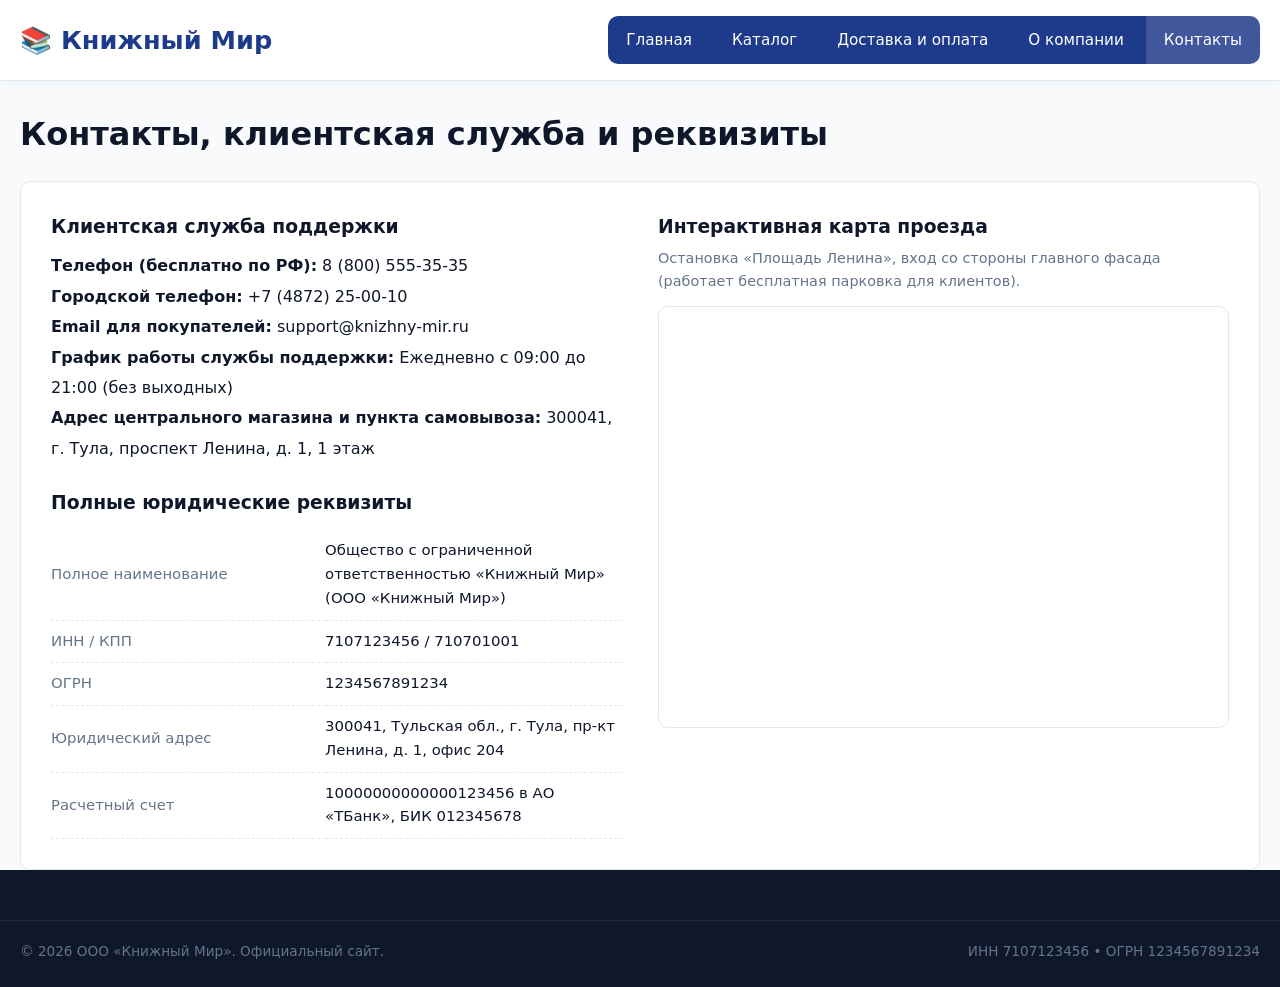
<file: contacts.html>
<!DOCTYPE html>
<html lang="ru">
<head>
    <meta charset="UTF-8">
    <meta name="viewport" content="width=device-width, initial-scale=1.0">
    <title>Контакты, реквизиты компании и схема проезда | Книжный Мир</title>
    <meta name="description" content="Контактная информация интернет-магазина Книжный Мир: телефон поддержки, график работы, юридические реквизиты ООО Книжный Мир и интерактивная карта проезда.">
    <link rel="stylesheet" href="style.css">
</head>
<body>
    <header>
        <div class="container header-main">
            <a href="index.html" class="logo">📚 Книжный Мир</a>
            <nav class="main-nav" style="border-radius:var(--radius);">
                <ul class="nav-list">
                    <li><a href="index.html">Главная</a></li>
                    <li><a href="catalog.html">Каталог</a></li>
                    <li><a href="delivery.html">Доставка и оплата</a></li>
                    <li><a href="about.html">О компании</a></li>
                    <li><a href="contacts.html" class="active">Контакты</a></li>
                </ul>
            </nav>
        </div>
    </header>

    <main class="container" style="margin-top:28px;">
        <h1>Контакты, клиентская служба и реквизиты</h1>

        <div class="product-grid" style="margin-top:20px; grid-template-columns: 1fr 1fr;">
            <div>
                <h3>Клиентская служба поддержки</h3>
                <ul style="line-height:1.9; margin:10px 0 24px;">
                    <li><strong>Телефон (бесплатно по РФ):</strong> 8 (800) 555-35-35</li>
                    <li><strong>Городской телефон:</strong> +7 (4872) 25-00-10</li>
                    <li><strong>Email для покупателей:</strong> support@knizhny-mir.ru</li>
                    <li><strong>График работы службы поддержки:</strong> Ежедневно с 09:00 до 21:00 (без выходных)</li>
                    <li><strong>Адрес центрального магазина и пункта самовывоза:</strong> 300041, г. Тула, проспект Ленина, д. 1, 1 этаж</li>
                </ul>

                <h3>Полные юридические реквизиты</h3>
                <table class="specs-table">
                    <tr><td>Полное наименование</td><td>Общество с ограниченной ответственностью «Книжный Мир» (ООО «Книжный Мир»)</td></tr>
                    <tr><td>ИНН / КПП</td><td>7107123456 / 710701001</td></tr>
                    <tr><td>ОГРН</td><td>1234567891234</td></tr>
                    <tr><td>Юридический адрес</td><td>300041, Тульская обл., г. Тула, пр-кт Ленина, д. 1, офис 204</td></tr>
                    <tr><td>Расчетный счет</td><td>10000000000000123456 в АО «ТБанк», БИК 012345678</td></tr>
                </table>
            </div>

            <div>
                <h3>Интерактивная карта проезда</h3>
                <p style="font-size:0.9rem; color:var(--text-muted); margin:6px 0 12px;">Остановка «Площадь Ленина», вход со стороны главного фасада (работает бесплатная парковка для клиентов).</p>
                <div style="border-radius:var(--radius); overflow:hidden; border:1px solid var(--border); height:420px;">
                    <iframe 
                        src="https://www.openstreetmap.org/export/embed.html?bbox=37.605%2C54.188%2C37.628%2C54.198&amp;layer=mapnik&amp;marker=54.1931%2C37.6173" 
                        style="width:100%; height:100%; border:0;" 
                        loading="lazy"
                        title="Карта проезда Книжный Мир">
                    </iframe>
                </div>
            </div>
        </div>
    </main>

    <footer>
        <div class="container footer-bottom">
            <span>© 2026 ООО «Книжный Мир». Официальный сайт.</span>
            <span>ИНН 7107123456 • ОГРН 1234567891234</span>
        </div>
    </footer>
</body>
</html>
</file>
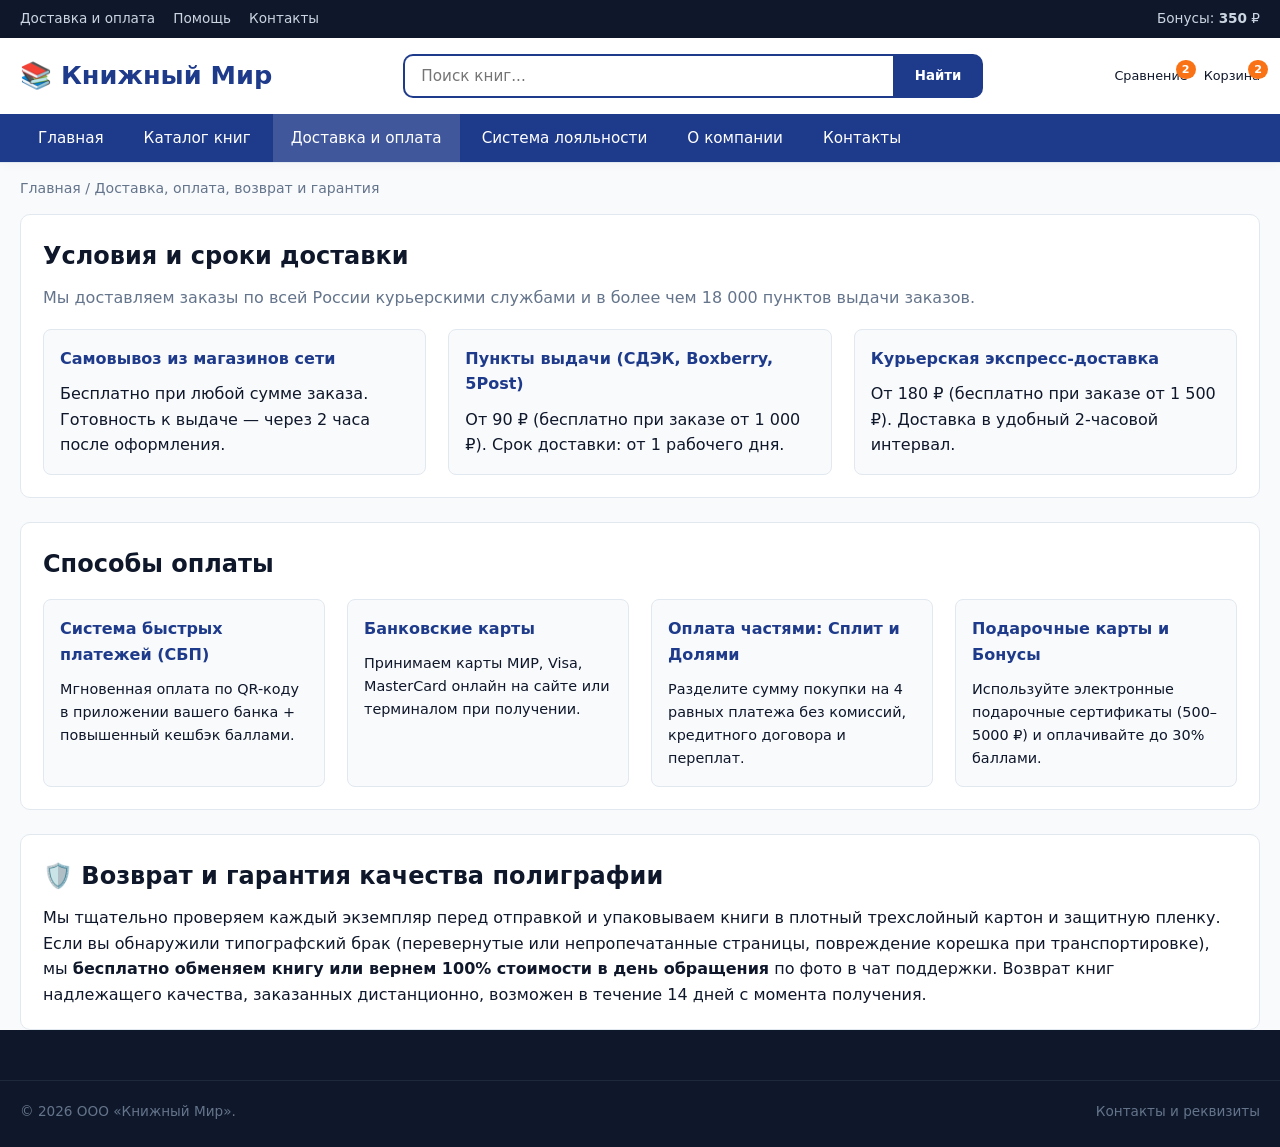
<file: delivery.html>
<!DOCTYPE html>
<html lang="ru">
<head>
    <meta charset="UTF-8">
    <meta name="viewport" content="width=device-width, initial-scale=1.0">
    <title>Доставка, способы оплаты (СБП, Долями) и возврат товара | Книжный Мир</title>
    <meta name="description" content="Условия курьерской доставки и самовывоза. Оплата через СБП, банковскими картами, сервисами Сплит и Долями, подарочными сертификатами. Правила возврата и гарантии.">
    <link rel="stylesheet" href="style.css">
</head>
<body>

    <div class="top-bar">
        <div class="container top-bar-inner">
            <div class="top-links">
                <a href="delivery.html">Доставка и оплата</a>
                <a href="help.html">Помощь</a>
                <a href="contacts.html">Контакты</a>
            </div>
            <div class="top-actions">
                <a href="loyalty.html">Бонусы: <strong class="js-bonus-count">350</strong> ₽</a>
            </div>
        </div>
    </div>

    <header>
        <div class="container header-main">
            <a href="index.html" class="logo">📚 Книжный Мир</a>
            <form class="search-box" action="catalog.html">
                <input type="text" placeholder="Поиск книг...">
                <button type="submit">Найти</button>
            </form>
            <div class="header-icons">
                <a href="loyalty.html" class="icon-btn"><span>Сравнение</span><span class="badge js-compare-count">2</span></a>
                <a href="delivery.html" class="icon-btn"><span>Корзина</span><span class="badge js-cart-count">2</span></a>
            </div>
        </div>
        <nav class="main-nav">
            <div class="container">
                <ul class="nav-list">
                    <li><a href="index.html">Главная</a></li>
                    <li><a href="catalog.html">Каталог книг</a></li>
                    <li><a href="delivery.html" class="active">Доставка и оплата</a></li>
                    <li><a href="loyalty.html">Система лояльности</a></li>
                    <li><a href="about.html">О компании</a></li>
                    <li><a href="contacts.html">Контакты</a></li>
                </ul>
            </div>
        </nav>
    </header>

    <main class="container">
        <div class="breadcrumbs"><a href="index.html">Главная</a> / <span>Доставка, оплата, возврат и гарантия</span></div>

        <section class="card" style="margin-bottom:24px;">
            <h1>Условия и сроки доставки</h1>
            <p style="color:var(--text-muted); margin:10px 0 18px;">Мы доставляем заказы по всей России курьерскими службами и в более чем 18 000 пунктов выдачи заказов.</p>
            <div class="grid-3">
                <div class="widget-box">
                    <h4>Самовывоз из магазинов сети</h4>
                    <p>Бесплатно при любой сумме заказа. Готовность к выдаче — через 2 часа после оформления.</p>
                </div>
                <div class="widget-box">
                    <h4>Пункты выдачи (СДЭК, Boxberry, 5Post)</h4>
                    <p>От 90 ₽ (бесплатно при заказе от 1 000 ₽). Срок доставки: от 1 рабочего дня.</p>
                </div>
                <div class="widget-box">
                    <h4>Курьерская экспресс-доставка</h4>
                    <p>От 180 ₽ (бесплатно при заказе от 1 500 ₽). Доставка в удобный 2-часовой интервал.</p>
                </div>
            </div>
        </section>

        <section id="payment" class="card" style="margin-bottom:24px;">
            <h2>Способы оплаты</h2>
            <div class="grid-4" style="margin-top:16px;">
                <div class="widget-box">
                    <h4>Система быстрых платежей (СБП)</h4>
                    <p style="font-size:0.9rem;">Мгновенная оплата по QR-коду в приложении вашего банка + повышенный кешбэк баллами.</p>
                </div>
                <div class="widget-box">
                    <h4>Банковские карты</h4>
                    <p style="font-size:0.9rem;">Принимаем карты МИР, Visa, MasterCard онлайн на сайте или терминалом при получении.</p>
                </div>
                <div class="widget-box">
                    <h4>Оплата частями: Сплит и Долями</h4>
                    <p style="font-size:0.9rem;">Разделите сумму покупки на 4 равных платежа без комиссий, кредитного договора и переплат.</p>
                </div>
                <div class="widget-box">
                    <h4>Подарочные карты и Бонусы</h4>
                    <p style="font-size:0.9rem;">Используйте электронные подарочные сертификаты (500–5000 ₽) и оплачивайте до 30% баллами.</p>
                </div>
            </div>
        </section>

        <section id="returns" class="card">
            <h2>🛡️ Возврат и гарантия качества полиграфии</h2>
            <p style="margin-top:10px;">
                Мы тщательно проверяем каждый экземпляр перед отправкой и упаковываем книги в плотный трехслойный картон и защитную пленку. Если вы обнаружили типографский брак (перевернутые или непропечатанные страницы, повреждение корешка при транспортировке), мы <strong>бесплатно обменяем книгу или вернем 100% стоимости в день обращения</strong> по фото в чат поддержки. Возврат книг надлежащего качества, заказанных дистанционно, возможен в течение 14 дней с момента получения.
            </p>
        </section>
    </main>

    <footer>
        <div class="container footer-bottom">
            <span>© 2026 ООО «Книжный Мир».</span>
            <a href="contacts.html">Контакты и реквизиты</a>
        </div>
    </footer>

    <script src="script.js"></script>
</body>
</html>
</file>
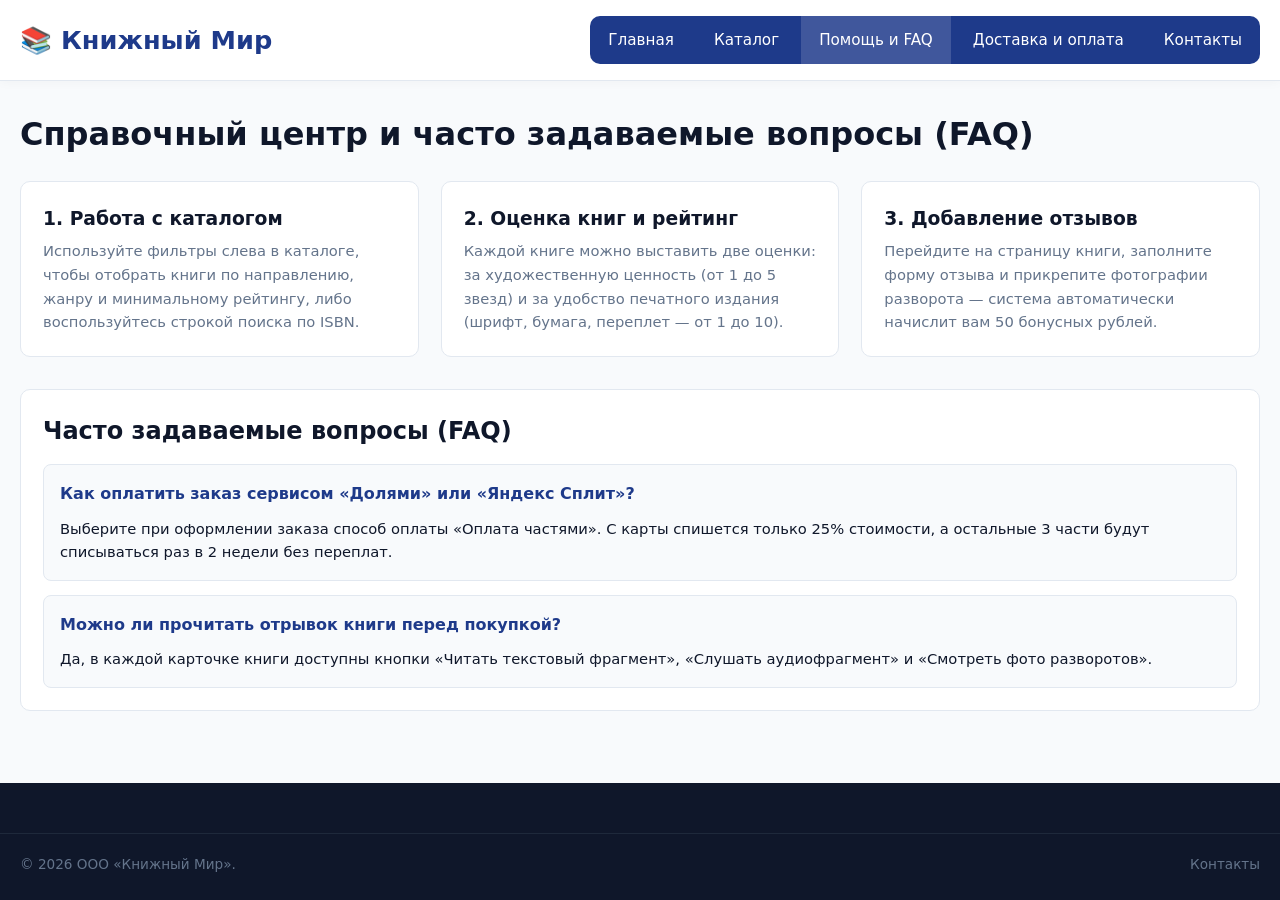
<file: help.html>
<!DOCTYPE html>
<html lang="ru">
<head>
    <meta charset="UTF-8">
    <meta name="viewport" content="width=device-width, initial-scale=1.0">
    <title>Помощь покупателям и Часто задаваемые вопросы (FAQ) | Книжный Мир</title>
    <meta name="description" content="Инструкция по работе с каталогом, как поставить оценку книге, как написать отзыв и получить бонусы, ответы на частые вопросы (FAQ).">
    <link rel="stylesheet" href="style.css">
</head>
<body>
    <header>
        <div class="container header-main">
            <a href="index.html" class="logo">📚 Книжный Мир</a>
            <nav class="main-nav" style="border-radius:var(--radius);">
                <ul class="nav-list">
                    <li><a href="index.html">Главная</a></li>
                    <li><a href="catalog.html">Каталог</a></li>
                    <li><a href="help.html" class="active">Помощь и FAQ</a></li>
                    <li><a href="delivery.html">Доставка и оплата</a></li>
                    <li><a href="contacts.html">Контакты</a></li>
                </ul>
            </nav>
        </div>
    </header>

    <main class="container" style="margin-top:28px;">
        <h1>Справочный центр и часто задаваемые вопросы (FAQ)</h1>
        <div class="grid-3" style="margin:20px 0 32px;">
            <div class="card">
                <h3>1. Работа с каталогом</h3>
                <p style="font-size:0.92rem; color:var(--text-muted); margin-top:6px;">Используйте фильтры слева в каталоге, чтобы отобрать книги по направлению, жанру и минимальному рейтингу, либо воспользуйтесь строкой поиска по ISBN.</p>
            </div>
            <div class="card">
                <h3>2. Оценка книг и рейтинг</h3>
                <p style="font-size:0.92rem; color:var(--text-muted); margin-top:6px;">Каждой книге можно выставить две оценки: за художественную ценность (от 1 до 5 звезд) и за удобство печатного издания (шрифт, бумага, переплет — от 1 до 10).</p>
            </div>
            <div class="card">
                <h3>3. Добавление отзывов</h3>
                <p style="font-size:0.92rem; color:var(--text-muted); margin-top:6px;">Перейдите на страницу книги, заполните форму отзыва и прикрепите фотографии разворота — система автоматически начислит вам 50 бонусных рублей.</p>
            </div>
        </div>

        <div class="card">
            <h2>Часто задаваемые вопросы (FAQ)</h2>
            <div style="margin-top:14px; display:grid; gap:14px;">
                <div class="widget-box">
                    <h4>Как оплатить заказ сервисом «Долями» или «Яндекс Сплит»?</h4>
                    <p style="font-size:0.92rem;">Выберите при оформлении заказа способ оплаты «Оплата частями». С карты спишется только 25% стоимости, а остальные 3 части будут списываться раз в 2 недели без переплат.</p>
                </div>
                <div class="widget-box">
                    <h4>Можно ли прочитать отрывок книги перед покупкой?</h4>
                    <p style="font-size:0.92rem;">Да, в каждой карточке книги доступны кнопки «Читать текстовый фрагмент», «Слушать аудиофрагмент» и «Смотреть фото разворотов».</p>
                </div>
            </div>
        </div>
    </main>

    <footer><div class="container footer-bottom"><span>© 2026 ООО «Книжный Мир».</span><a href="contacts.html">Контакты</a></div></footer>
</body>
</html>
</file>
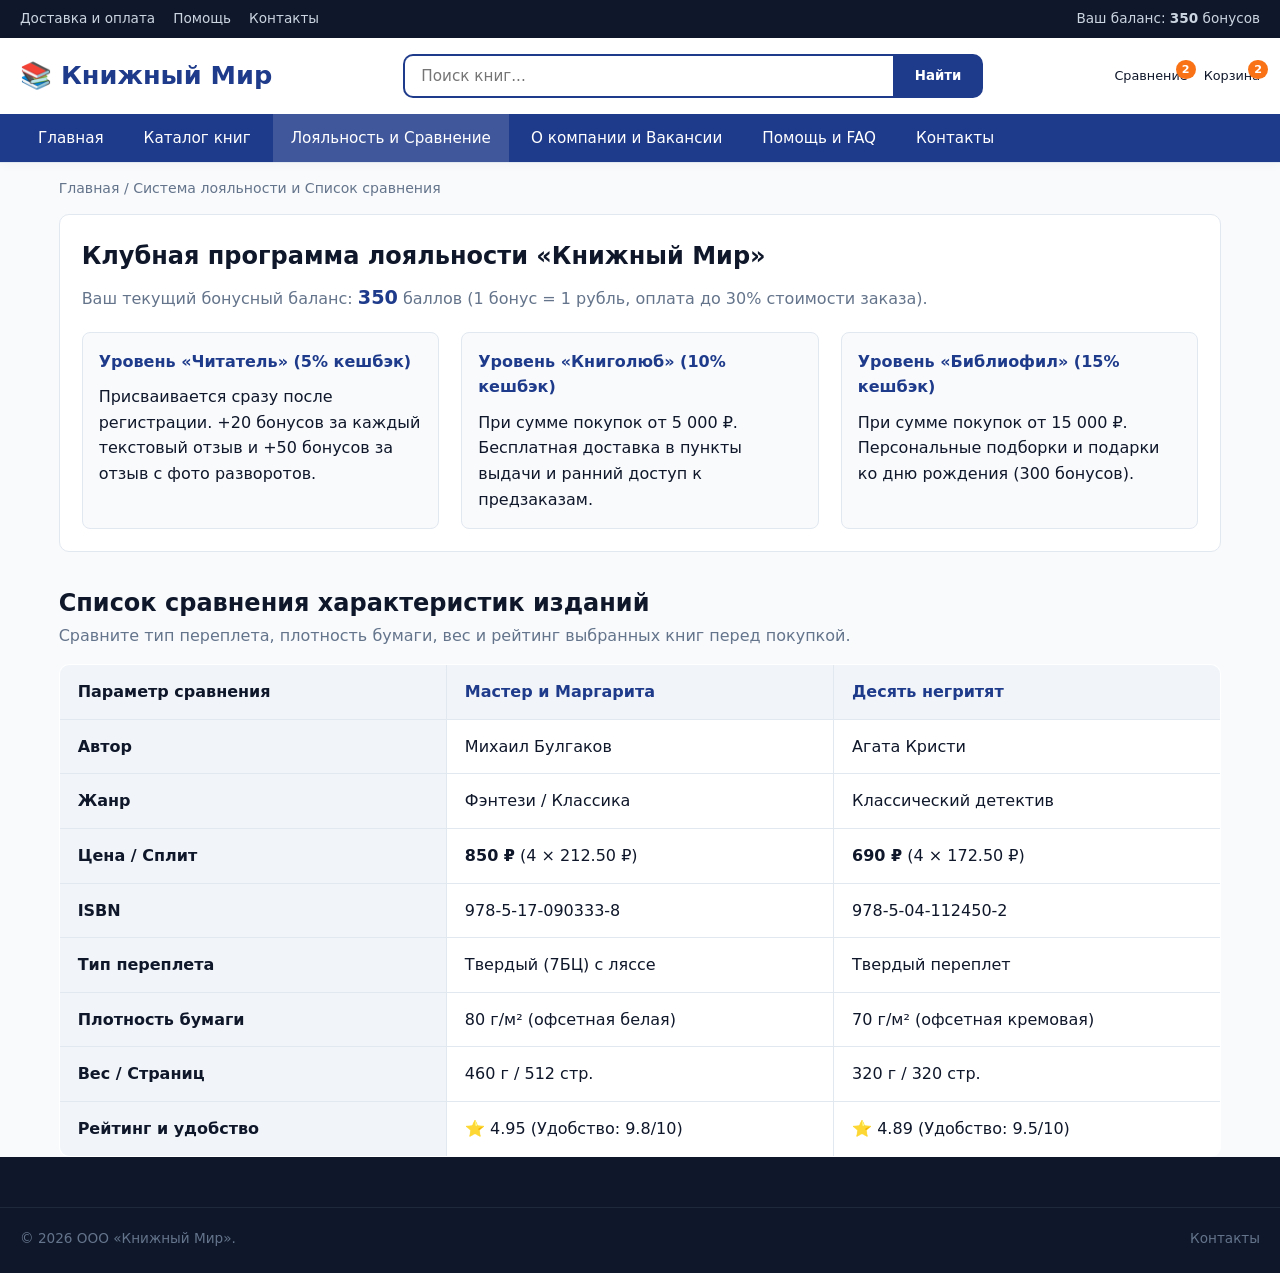
<file: loyalty.html>
<!DOCTYPE html>
<html lang="ru">
<head>
    <meta charset="UTF-8">
    <meta name="viewport" content="width=device-width, initial-scale=1.0">
    <title>Система лояльности, бонусы за отзывы и список сравнения книг | Книжный Мир</title>
    <meta name="description" content="Накопительная скидка до 15%, начисление бонусов за отзывы с фото и детальное сравнение характеристик изданий.">
    <link rel="stylesheet" href="style.css">
</head>
<body>

    <div class="top-bar">
        <div class="container top-bar-inner">
            <div class="top-links">
                <a href="delivery.html">Доставка и оплата</a>
                <a href="help.html">Помощь</a>
                <a href="contacts.html">Контакты</a>
            </div>
            <div class="top-actions">
                <a href="loyalty.html">Ваш баланс: <strong class="js-bonus-count">350</strong> бонусов</a>
            </div>
        </div>
    </div>

    <header>
        <div class="container header-main">
            <a href="index.html" class="logo">📚 Книжный Мир</a>
            <form class="search-box" action="catalog.html">
                <input type="text" placeholder="Поиск книг...">
                <button type="submit">Найти</button>
            </form>
            <div class="header-icons">
                <a href="loyalty.html" class="icon-btn"><span>Сравнение</span><span class="badge js-compare-count">2</span></a>
                <a href="delivery.html" class="icon-btn"><span>Корзина</span><span class="badge js-cart-count">2</span></a>
            </div>
        </div>
        <nav class="main-nav">
            <div class="container">
                <ul class="nav-list">
                    <li><a href="index.html">Главная</a></li>
                    <li><a href="catalog.html">Каталог книг</a></li>
                    <li><a href="loyalty.html" class="active">Лояльность и Сравнение</a></li>
                    <li><a href="about.html">О компании и Вакансии</a></li>
                    <li><a href="help.html">Помощь и FAQ</a></li>
                    <li><a href="contacts.html">Контакты</a></li>
                </ul>
            </div>
        </nav>
    </header>

    <main class="container">
        <div class="breadcrumbs"><a href="index.html">Главная</a> / <span>Система лояльности и Список сравнения</span></div>

        <section class="card" style="margin-bottom:32px;">
            <h1>Клубная программа лояльности «Книжный Мир»</h1>
            <p style="color:var(--text-muted); margin:8px 0 18px;">Ваш текущий бонусный баланс: <strong class="js-bonus-count" style="color:var(--primary); font-size:1.2rem;">350</strong> баллов (1 бонус = 1 рубль, оплата до 30% стоимости заказа).</p>
            <div class="grid-3">
                <div class="widget-box">
                    <h4>Уровень «Читатель» (5% кешбэк)</h4>
                    <p>Присваивается сразу после регистрации. +20 бонусов за каждый текстовый отзыв и +50 бонусов за отзыв с фото разворотов.</p>
                </div>
                <div class="widget-box">
                    <h4>Уровень «Книголюб» (10% кешбэк)</h4>
                    <p>При сумме покупок от 5 000 ₽. Бесплатная доставка в пункты выдачи и ранний доступ к предзаказам.</p>
                </div>
                <div class="widget-box">
                    <h4>Уровень «Библиофил» (15% кешбэк)</h4>
                    <p>При сумме покупок от 15 000 ₽. Персональные подборки и подарки ко дню рождения (300 бонусов).</p>
                </div>
            </div>
        </section>

        <section>
            <h2>Список сравнения характеристик изданий</h2>
            <p style="color:var(--text-muted); margin-bottom:16px;">Сравните тип переплета, плотность бумаги, вес и рейтинг выбранных книг перед покупкой.</p>

            <table class="compare-table">
                <thead>
                    <tr>
                        <th>Параметр сравнения</th>
                        <th><a href="book.html" style="color:var(--primary);">Мастер и Маргарита</a></th>
                        <th><a href="book.html" style="color:var(--primary);">Десять негритят</a></th>
                    </tr>
                </thead>
                <tbody>
                    <tr><th>Автор</th><td>Михаил Булгаков</td><td>Агата Кристи</td></tr>
                    <tr><th>Жанр</th><td>Фэнтези / Классика</td><td>Классический детектив</td></tr>
                    <tr><th>Цена / Сплит</th><td><strong>850 ₽</strong> (4 × 212.50 ₽)</td><td><strong>690 ₽</strong> (4 × 172.50 ₽)</td></tr>
                    <tr><th>ISBN</th><td>978-5-17-090333-8</td><td>978-5-04-112450-2</td></tr>
                    <tr><th>Тип переплета</th><td>Твердый (7БЦ) с ляссе</td><td>Твердый переплет</td></tr>
                    <tr><th>Плотность бумаги</th><td>80 г/м² (офсетная белая)</td><td>70 г/м² (офсетная кремовая)</td></tr>
                    <tr><th>Вес / Страниц</th><td>460 г / 512 стр.</td><td>320 г / 320 стр.</td></tr>
                    <tr><th>Рейтинг и удобство</th><td>⭐ 4.95 (Удобство: 9.8/10)</td><td>⭐ 4.89 (Удобство: 9.5/10)</td></tr>
                </tbody>
            </table>
        </section>
    </main>

    <footer>
        <div class="container footer-bottom">
            <span>© 2026 ООО «Книжный Мир».</span>
            <a href="contacts.html">Контакты</a>
        </div>
    </footer>

    <script src="script.js"></script>
</body>
</html>
</file>
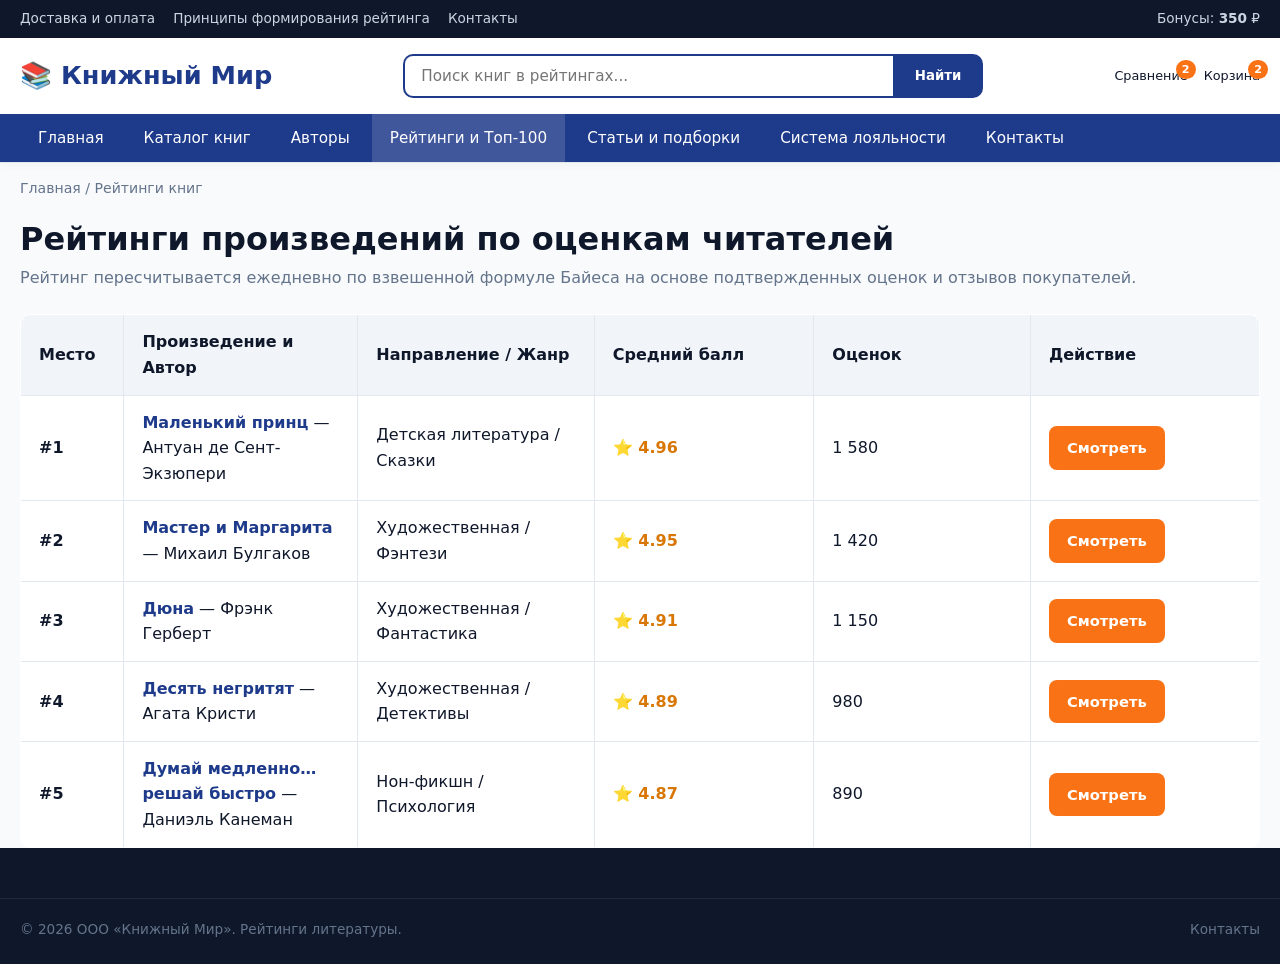
<file: ratings.html>
<!DOCTYPE html>
<html lang="ru">
<head>
    <meta charset="UTF-8">
    <meta name="viewport" content="width=device-width, initial-scale=1.0">
    <title>Рейтинги книг — Топ-100 лучших, популярных и высокооцененных произведений | Книжный Мир</title>
    <meta name="description" content="Рейтинги лучших книг по оценкам читателей: самые популярные книги, произведения с высоким рейтингом и лидеры отдельных жанров.">
    <link rel="stylesheet" href="style.css">
</head>
<body>

    <div class="top-bar">
        <div class="container top-bar-inner">
            <div class="top-links">
                <a href="delivery.html">Доставка и оплата</a>
                <a href="help.html">Принципы формирования рейтинга</a>
                <a href="contacts.html">Контакты</a>
            </div>
            <div class="top-actions">
                <a href="loyalty.html">Бонусы: <strong class="js-bonus-count">350</strong> ₽</a>
            </div>
        </div>
    </div>

    <header>
        <div class="container header-main">
            <a href="index.html" class="logo">📚 Книжный Мир</a>
            <form class="search-box" action="catalog.html">
                <input type="text" placeholder="Поиск книг в рейтингах...">
                <button type="submit">Найти</button>
            </form>
            <div class="header-icons">
                <a href="loyalty.html" class="icon-btn"><span>Сравнение</span><span class="badge js-compare-count">2</span></a>
                <a href="delivery.html" class="icon-btn"><span>Корзина</span><span class="badge js-cart-count">2</span></a>
            </div>
        </div>
        <nav class="main-nav">
            <div class="container">
                <ul class="nav-list">
                    <li><a href="index.html">Главная</a></li>
                    <li><a href="catalog.html">Каталог книг</a></li>
                    <li><a href="authors.html">Авторы</a></li>
                    <li><a href="ratings.html" class="active">Рейтинги и Топ-100</a></li>
                    <li><a href="articles.html">Статьи и подборки</a></li>
                    <li><a href="loyalty.html">Система лояльности</a></li>
                    <li><a href="contacts.html">Контакты</a></li>
                </ul>
            </div>
        </nav>
    </header>

    <main class="container">
        <div class="breadcrumbs"><a href="index.html">Главная</a> / <span>Рейтинги книг</span></div>

        <h1>Рейтинги произведений по оценкам читателей</h1>
        <p style="color:var(--text-muted); margin-bottom:24px;">Рейтинг пересчитывается ежедневно по взвешенной формуле Байеса на основе подтвержденных оценок и отзывов покупателей.</p>

        <table class="compare-table">
            <thead>
                <tr>
                    <th style="width:70px;">Место</th>
                    <th>Произведение и Автор</th>
                    <th>Направление / Жанр</th>
                    <th>Средний балл</th>
                    <th>Оценок</th>
                    <th>Действие</th>
                </tr>
            </thead>
            <tbody>
                <tr>
                    <td><strong>#1</strong></td>
                    <td><a href="book.html" style="color:var(--primary); font-weight:700;">Маленький принц</a> — Антуан де Сент-Экзюпери</td>
                    <td>Детская литература / Сказки</td>
                    <td style="color:#d97706; font-weight:700;">⭐ 4.96</td>
                    <td>1 580</td>
                    <td><a href="book.html" class="btn btn-primary">Смотреть</a></td>
                </tr>
                <tr>
                    <td><strong>#2</strong></td>
                    <td><a href="book.html" style="color:var(--primary); font-weight:700;">Мастер и Маргарита</a> — Михаил Булгаков</td>
                    <td>Художественная / Фэнтези</td>
                    <td style="color:#d97706; font-weight:700;">⭐ 4.95</td>
                    <td>1 420</td>
                    <td><a href="book.html" class="btn btn-primary">Смотреть</a></td>
                </tr>
                <tr>
                    <td><strong>#3</strong></td>
                    <td><a href="book.html" style="color:var(--primary); font-weight:700;">Дюна</a> — Фрэнк Герберт</td>
                    <td>Художественная / Фантастика</td>
                    <td style="color:#d97706; font-weight:700;">⭐ 4.91</td>
                    <td>1 150</td>
                    <td><a href="book.html" class="btn btn-primary">Смотреть</a></td>
                </tr>
                <tr>
                    <td><strong>#4</strong></td>
                    <td><a href="book.html" style="color:var(--primary); font-weight:700;">Десять негритят</a> — Агата Кристи</td>
                    <td>Художественная / Детективы</td>
                    <td style="color:#d97706; font-weight:700;">⭐ 4.89</td>
                    <td>980</td>
                    <td><a href="book.html" class="btn btn-primary">Смотреть</a></td>
                </tr>
                <tr>
                    <td><strong>#5</strong></td>
                    <td><a href="book.html" style="color:var(--primary); font-weight:700;">Думай медленно… решай быстро</a> — Даниэль Канеман</td>
                    <td>Нон-фикшн / Психология</td>
                    <td style="color:#d97706; font-weight:700;">⭐ 4.87</td>
                    <td>890</td>
                    <td><a href="book.html" class="btn btn-primary">Смотреть</a></td>
                </tr>
            </tbody>
        </table>
    </main>

    <footer>
        <div class="container footer-bottom">
            <span>© 2026 ООО «Книжный Мир». Рейтинги литературы.</span>
            <a href="contacts.html">Контакты</a>
        </div>
    </footer>

    <script src="script.js"></script>
</body>
</html>
</file>
<file: style.css>
:root {
    --primary: #1e3a8a;
    --primary-hover: #1d4ed8;
    --accent: #f97316;
    --accent-hover: #ea580c;
    --bg: #f8fafc;
    --surface: #ffffff;
    --text: #0f172a;
    --text-muted: #64748b;
    --border: #e2e8f0;
    --success: #16a34a;
    --radius: 10px;
}

* {
    margin: 0;
    padding: 0;
    /*box-sizing: border-box;*/
    font-family: 'Segoe UI', system-ui, -apple-system, sans-serif;
}

body {
    background-color: var(--bg);
    color: var(--text);
    line-height: 1.6;
    display: flex;
    flex-direction: column;
    min-height: 100vh;
}

a {
    color: inherit;
    text-decoration: none;
    transition: 0.2s;
}

ul {
    list-style: none;
}

.container {
    max-width: 1240px;
    margin: 0 auto;
    padding: 0 20px;
}

/* Верхняя коммерческая панель */
.top-bar {
    background: #0f172a;
    color: #cbd5e1;
    font-size: 0.85rem;
    padding: 8px 0;
}

.top-bar-inner {
    display: flex;
    justify-content: space-between;
    align-items: center;
    flex-wrap: wrap;
    gap: 10px;
}

.top-links, .top-actions {
    display: flex;
    gap: 18px;
    align-items: center;
}

.top-bar a:hover {
    color: #ffffff;
}

/* Шапка сайта */
header {
    background: var(--surface);
    border-bottom: 1px solid var(--border);
    position: sticky;
    top: 0;
    z-index: 100;
    box-shadow: 0 2px 10px rgba(0, 0, 0, 0.03);
}

.header-main {
    display: flex;
    justify-content: space-between;
    align-items: center;
    padding: 16px 0;
    gap: 24px;
}

.logo {
    font-size: 1.6rem;
    font-weight: 800;
    color: var(--primary);
    display: flex;
    align-items: center;
    gap: 8px;
    white-space: nowrap;
}

.search-box {
    flex: 1;
    display: flex;
    max-width: 580px;
}

.search-box input {
    width: 100%;
    padding: 11px 16px;
    border: 2px solid var(--primary);
    border-right: none;
    border-radius: var(--radius) 0 0 var(--radius);
    outline: none;
    font-size: 0.95rem;
}

.search-box button {
    background: var(--primary);
    color: #fff;
    border: none;
    padding: 0 22px;
    border-radius: 0 var(--radius) var(--radius) 0;
    font-weight: 600;
    cursor: pointer;
}

.search-box button:hover {
    background: var(--primary-hover);
}

.header-icons {
    display: flex;
    gap: 16px;
    align-items: center;
}

.icon-btn {
    display: flex;
    flex-direction: column;
    align-items: center;
    font-size: 0.8rem;
    color: var(--text);
    position: relative;
    cursor: pointer;
}

.badge {
    background: var(--accent);
    color: #fff;
    font-size: 0.7rem;
    font-weight: 700;
    padding: 1px 6px;
    border-radius: 99px;
    position: absolute;
    top: -6px;
    right: -8px;
}

/* Главная навигация */
.main-nav {
    background: var(--primary);
    color: #fff;
}

.nav-list {
    display: flex;
    gap: 4px;
    flex-wrap: wrap;
}

.nav-list a {
    display: block;
    padding: 12px 18px;
    font-weight: 500;
    font-size: 0.95rem;
}

.nav-list a:hover, .nav-list a.active {
    background: rgba(255, 255, 255, 0.15);
}

/* Хлебные крошки */
.breadcrumbs {
    padding: 14px 0;
    font-size: 0.88rem;
    color: var(--text-muted);
}

.breadcrumbs a:hover {
    color: var(--primary);
    text-decoration: underline;
}

/* Баннеры и секции */
main {
    flex: 1;
    padding-bottom: 60px;
}

.hero {
    background: linear-gradient(135deg, #1e3a8a 0%, #3b82f6 100%);
    color: #fff;
    padding: 48px 40px;
    border-radius: var(--radius);
    margin: 24px 0 36px;
    display: flex;
    justify-content: space-between;
    align-items: center;
    gap: 24px;
    flex-wrap: wrap;
}

.hero h1 {
    font-size: 2.2rem;
    margin-bottom: 12px;
}

.hero p {
    font-size: 1.08rem;
    opacity: 0.92;
    max-width: 650px;
}

.section-header {
    display: flex;
    justify-content: space-between;
    align-items: baseline;
    margin: 36px 0 20px;
}

.section-header h2 {
    font-size: 1.6rem;
    color: var(--text);
}

.section-header a {
    color: var(--primary);
    font-weight: 600;
    font-size: 0.95rem;
}

/* Сетки и карточки */
.grid-3 {
    display: grid;
    grid-template-columns: repeat(auto-fill, minmax(340px, 1fr));
    gap: 22px;
}

.grid-4 {
    display: grid;
    grid-template-columns: repeat(auto-fill, minmax(260px, 1fr));
    gap: 22px;
}

.card {
    background: var(--surface);
    border: 1px solid var(--border);
    border-radius: var(--radius);
    padding: 22px;
    transition: transform 0.2s, box-shadow 0.2s;
}

.card:hover {
    transform: translateY(-3px);
    box-shadow: 0 10px 20px rgba(0, 0, 0, 0.06);
}

.genre-tags {
    display: flex;
    flex-wrap: wrap;
    gap: 8px;
    margin-top: 14px;
}

.tag {
    background: #eff6ff;
    color: var(--primary);
    padding: 5px 11px;
    border-radius: 6px;
    font-size: 0.83rem;
    font-weight: 500;
}

.tag:hover {
    background: var(--primary);
    color: #fff;
}

/* Карточка книги */
.book-card {
	
    background: var(--surface);
    border: 1px solid var(--border);
    border-radius: var(--radius);
    overflow: hidden;
    display: flex;
    flex-direction: column;
    transition: 0.2s;
}

.book-card:hover {
    box-shadow: 0 8px 20px rgba(0, 0, 0, 0.08);
}

.book-cover {
    height: 460px; /* Было, например, 240px или 250px — увеличьте до нужной высоты */
    display: flex;
    flex-direction: column;
    justify-content: center;
    align-items: center;
    color: #fff;
    padding: 20px;
    text-align: center;
    font-weight: 700;
    position: relative;
    overflow: hidden;
}

.cover-1 { background: linear-gradient(135deg, #7c2d12, #c2410c); }
.cover-2 { background: linear-gradient(135deg, #1e293b, #475569); }
.cover-3 { background: linear-gradient(135deg, #312e81, #4f46e5); }
.cover-4 { background: linear-gradient(135deg, #065f46, #10b981); }
.cover-5 { background: linear-gradient(135deg, #831843, #db2777); }
.cover-6 { background: linear-gradient(135deg, #1e3a8a, #2563eb); }
.cover-7 { background: linear-gradient(135deg, #0f766e, #14b8a6); }
.cover-8 { background: linear-gradient(135deg, #4338ca, #6366f1); }
.cover-9 { background: linear-gradient(135deg, #b45309, #f59e0b); }
.cover-10 { background: linear-gradient(135deg, #374151, #111827); }

.book-badge {
    position: absolute;
    top: 12px;
    left: 12px;
    background: rgba(0, 0, 0, 0.65);
    color: #fff;
    padding: 3px 9px;
    border-radius: 4px;
    font-size: 0.75rem;
}

.book-body {
    padding: 18px;
    display: flex;
    flex-direction: column;
    flex: 1;
}

.book-genre {
    font-size: 0.78rem;
    color: var(--text-muted);
    text-transform: uppercase;
    letter-spacing: 0.5px;
}

.book-title {
    font-size: 1.12rem;
    font-weight: 700;
    margin: 4px 0;
}

.book-author {
    font-size: 0.9rem;
    color: var(--primary);
    margin-bottom: 8px;
}

.book-rating {
    font-size: 0.88rem;
    color: #d97706;
    font-weight: 600;
    margin-bottom: 12px;
}

.book-price-row {
    margin-top: auto;
    display: flex;
    justify-content: space-between;
    align-items: center;
    padding-top: 12px;
    border-top: 1px solid var(--border);
}

.price {
    font-size: 1.3rem;
    font-weight: 800;
    color: var(--text);
}

/* Кнопки */
.btn {
    display: inline-flex;
    align-items: center;
    justify-content: center;
    gap: 6px;
    padding: 10px 18px;
    border-radius: 8px;
    font-weight: 600;
    font-size: 0.92rem;
    border: none;
    cursor: pointer;
    transition: 0.2s;
}

.btn-primary {
    background: var(--accent);
    color: #fff;
}

.btn-primary:hover {
    background: var(--accent-hover);
}

.btn-outline {
    background: transparent;
    border: 1px solid var(--border);
    color: var(--text);
}

.btn-outline:hover {
    border-color: var(--primary);
    color: var(--primary);
}

/* Макет каталога с фильтрами */
.catalog-layout {
    display: grid;
    grid-template-columns: 280px 1fr;
    gap: 28px;
    margin-top: 20px;
}

.filter-panel {
    background: var(--surface);
    border: 1px solid var(--border);
    border-radius: var(--radius);
    padding: 20px;
    height: fit-content;
}

.filter-group {
    margin-bottom: 20px;
    padding-bottom: 16px;
    border-bottom: 1px solid var(--border);
}

.filter-group:last-child {
    border-bottom: none;
}

.filter-group h4 {
    margin-bottom: 10px;
    font-size: 0.98rem;
}

.filter-group label {
    display: block;
    font-size: 0.9rem;
    margin-bottom: 6px;
    cursor: pointer;
}

.sort-bar {
    background: var(--surface);
    border: 1px solid var(--border);
    border-radius: var(--radius);
    padding: 14px 20px;
    margin-bottom: 20px;
    display: flex;
    justify-content: space-between;
    align-items: center;
    flex-wrap: wrap;
    gap: 12px;
}

.sort-bar select, .filter-group select, .filter-group input[type="text"], .filter-group input[type="number"] {
    padding: 8px 12px;
    border: 1px solid var(--border);
    border-radius: 6px;
    font-size: 0.9rem;
    width: 100%;
}

/* Страница книги (Карточка товара) */
.product-grid {
    display: grid;
    grid-template-columns: 340px 1fr;
    gap: 36px;
    background: var(--surface);
    border: 1px solid var(--border);
    border-radius: var(--radius);
    padding: 30px;
}

.product-widgets {
    display: grid;
    grid-template-columns: 1fr 1fr;
    gap: 18px;
    margin: 22px 0;
}

.widget-box {
    background: #f8fafc;
    border: 1px solid var(--border);
    border-radius: 8px;
    padding: 16px;
}

.widget-box h4 {
    margin-bottom: 10px;
    color: var(--primary);
}

.specs-table {
    width: 100%;
    border-collapse: collapse;
    margin-top: 12px;
}

.specs-table td {
    padding: 9px 0;
    border-bottom: 1px dashed var(--border);
    font-size: 0.93rem;
}

.specs-table td:first-child {
    color: var(--text-muted);
    width: 48%;
}

/* Таблицы и модальные окна */
.compare-table {
    width: 100%;
    border-collapse: collapse;
    background: var(--surface);
    border-radius: var(--radius);
    overflow: hidden;
    border: 1px solid var(--border);
}

.compare-table th, .compare-table td {
    padding: 14px 18px;
    border: 1px solid var(--border);
    text-align: left;
}

.compare-table th {
    background: #f1f5f9;
    width: 220px;
}

.modal-overlay {
    display: none;
    position: fixed;
    inset: 0;
    background: rgba(15, 23, 42, 0.65);
    z-index: 999;
    justify-content: center;
    align-items: center;
    padding: 20px;
}

.modal-overlay.active {
    display: flex;
}

.modal-box {
    background: var(--surface);
    max-width: 720px;
    width: 100%;
    border-radius: var(--radius);
    padding: 28px;
    max-height: 85vh;
    overflow-y: auto;
    position: relative;
}

.modal-close {
    position: absolute;
    top: 16px;
    right: 20px;
    font-size: 1.5rem;
    background: none;
    border: none;
    cursor: pointer;
}

/* Подвал сайта */
footer {
    background: #0f172a;
    color: #e2e8f0;
    padding: 50px 0 24px;
    margin-top: auto;
}

.footer-grid {
    display: grid;
    grid-template-columns: repeat(auto-fit, minmax(220px, 1fr));
    gap: 32px;
    margin-bottom: 36px;
}

.footer-col h4 {
    color: #fff;
    margin-bottom: 16px;
    font-size: 1.05rem;
}

.footer-col ul li {
    margin-bottom: 9px;
}

.footer-col a {
    color: #94a3b8;
    font-size: 0.92rem;
}

.footer-col a:hover {
    color: #fff;
}

.footer-bottom {
    border-top: 1px solid #1e293b;
    padding-top: 20px;
    display: flex;
    justify-content: space-between;
    font-size: 0.85rem;
    color: #64748b;
    flex-wrap: wrap;
    gap: 10px;
}

@media (max-width: 900px) {
    .catalog-layout, .product-grid, .product-widgets {
        grid-template-columns: 1fr;
    }
    .header-main {
        flex-wrap: wrap;
    }
}

/* Стили для реальных картинок-обложек */
.book-cover img {
    width: 100%;
    height: 100%;
    object-fit: cover; /* картинка заполняет блок без искажения пропорций */
    position: absolute;
    top: 0;
    left: 0;
    z-index: 1;
}

/* Бейджик поверх картинки */
.book-cover .book-badge {
    z-index: 2;
}

/* На случай если картинка не загрузилась, текст останется виден на фоне */
.book-cover span:not(.book-badge) {
    position: relative;
    z-index: 0;
}
</file>
